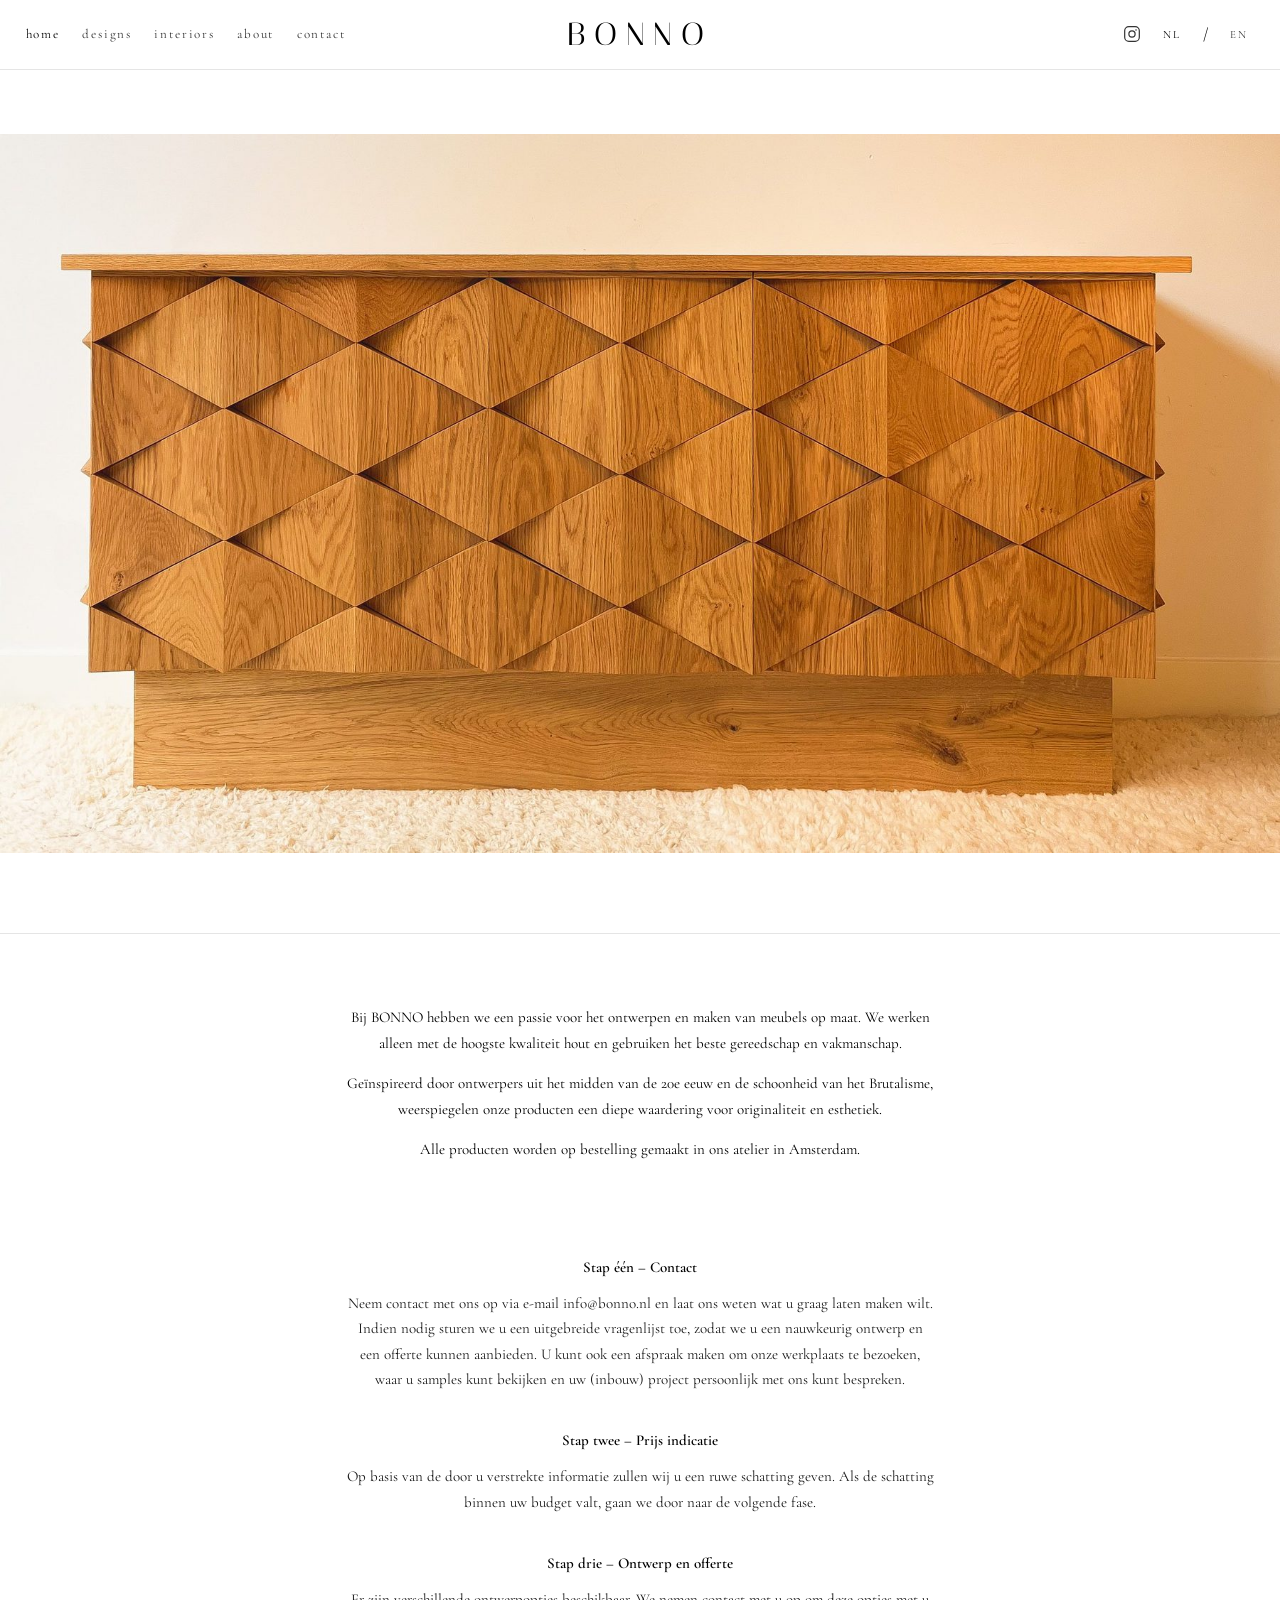
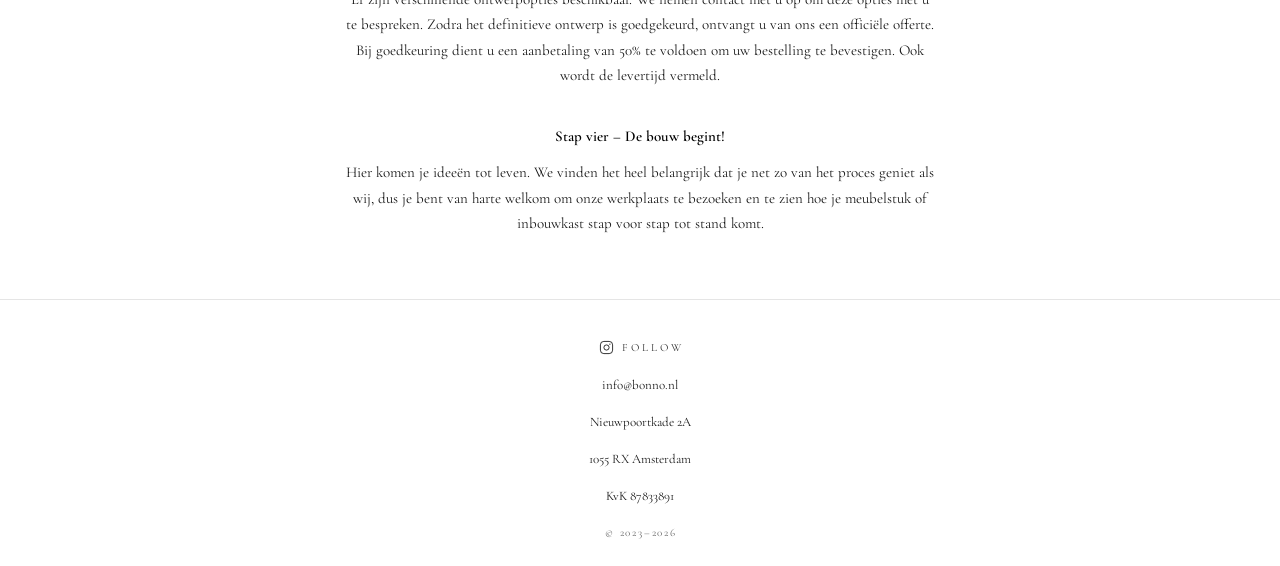
<file: index.html>
<!doctype html>
<html lang="nl" data-lang="nl">
<head>
<meta charset="utf-8">
<meta name="viewport" content="width=device-width, initial-scale=1">
<title>BONNO | Meubels en inbouwkasten op maat in Amsterdam</title>
<meta name="description" content="BONNO ontwerpt en maakt meubels en inbouwkasten op maat, op bestelling gemaakt in ons atelier in Amsterdam. Geïnspireerd door mid-century design en Brutalisme.">
<link rel="canonical" href="https://bonno.nl/">
<meta property="og:type" content="website">
<meta property="og:site_name" content="BONNO">
<meta property="og:title" content="BONNO | Meubels en inbouwkasten op maat in Amsterdam">
<meta property="og:description" content="BONNO ontwerpt en maakt meubels en inbouwkasten op maat, op bestelling gemaakt in ons atelier in Amsterdam. Geïnspireerd door mid-century design en Brutalisme.">
<meta property="og:url" content="https://bonno.nl/">
<meta property="og:image" content="https://bonno.nl/og.jpg">
<meta property="og:image:width" content="1200">
<meta property="og:image:height" content="630">
<meta property="og:locale" content="nl_NL">
<meta property="og:locale:alternate" content="en_GB">
<meta name="twitter:card" content="summary_large_image">
<meta name="twitter:title" content="BONNO | Meubels en inbouwkasten op maat in Amsterdam">
<meta name="twitter:description" content="BONNO ontwerpt en maakt meubels en inbouwkasten op maat, op bestelling gemaakt in ons atelier in Amsterdam. Geïnspireerd door mid-century design en Brutalisme.">
<meta name="twitter:image" content="https://bonno.nl/og.jpg">
<link rel="icon" href="favicon.svg">
<link rel="stylesheet" href="styles.css">
<script type="application/ld+json">
{
  "@context": "https://schema.org",
  "@type": ["FurnitureStore", "HomeAndConstructionBusiness"],
  "@id": "https://bonno.nl/#business",
  "name": "BONNO",
  "description": "Meubels en inbouwkasten op maat, op bestelling gemaakt in ons atelier in Amsterdam.",
  "url": "https://bonno.nl/",
  "image": "https://bonno.nl/og.jpg",
  "logo": "https://bonno.nl/og.jpg",
  "email": "info@bonno.nl",
  "address": {
    "@type": "PostalAddress",
    "streetAddress": "Nieuwpoortkade 2A",
    "postalCode": "1055 RX",
    "addressLocality": "Amsterdam",
    "addressCountry": "NL"
  },
  "founder": {
    "@type": "Person",
    "name": "Bonno de Vries Robbé"
  },
  "foundingDate": "2023",
  "areaServed": {
    "@type": "City",
    "name": "Amsterdam"
  },
  "sameAs": ["https://instagram.com/bonno.nl"],
  "identifier": {
    "@type": "PropertyValue",
    "propertyID": "KvK",
    "value": "87833891"
  }
}
</script>
</head>
<body>
<header>
  <div class="bar">
    <nav class="desk" aria-label="Hoofdmenu">
      <a href="index.html" class="here">home</a>
      <a href="designs.html">designs</a>
      <a href="interiors.html">interiors</a>
      <a href="about.html">about</a>
      <a href="contact.html">contact</a>
    </nav>
    <a class="wordmark" href="index.html">BONNO</a>
    <div class="tools">
      <a class="ig" href="https://instagram.com/bonno.nl" target="_blank" rel="noreferrer" aria-label="Instagram"><svg viewBox="0 0 24 24" aria-hidden="true"><rect x="2.25" y="2.25" width="19.5" height="19.5" rx="5.5" fill="none" stroke="currentColor" stroke-width="1.6"/><circle cx="12" cy="12" r="4.15" fill="none" stroke="currentColor" stroke-width="1.6"/><circle cx="17.35" cy="6.65" r="1.05" fill="currentColor"/></svg></a>
      <button class="lang on" type="button" data-set="nl">NL</button>
      <span>/</span>
      <button class="lang" type="button" data-set="en">EN</button>
      <button class="burger" type="button" aria-label="Menu">☰</button>
    </div>
  </div>
  <nav class="drawer" id="drawer">
    <a href="index.html">home</a>
    <a href="designs.html">designs</a>
    <a href="interiors.html">interiors</a>
    <a href="about.html">about</a>
    <a href="contact.html">contact</a>
    <a href="https://instagram.com/bonno.nl" target="_blank" rel="noreferrer">Instagram</a>
    <div><button type="button" data-set="nl">NL</button> / <button type="button" data-set="en">EN</button></div>
  </nav>
</header>
<main>
<div class="wrap hero">
  <a href="gallery-featured.html"><figure class="shot w" style="aspect-ratio:1800/1012"><img src="images/hero-sideboard.jpg" alt="Houten ladekast met een geometrisch patroon op de deuren, geplaatst op een witte tapijtvloer, tegen een lichtgele muur."></figure></a>
</div>
<section class="narrow">
  <p class="lead"><span class="nl">Bij BONNO hebben we een passie voor het ontwerpen en maken van meubels op maat. We werken alleen met de hoogste kwaliteit hout en gebruiken het beste gereedschap en vakmanschap.</span><span class="en">At BONNO we are passionate about design and creation of bespoke furniture. We work with only the highest quality of woods and use the best tools & craftsmanship.</span></p>
  <p class="lead"><span class="nl">Geïnspireerd door ontwerpers uit het midden van de 20e eeuw en de schoonheid van het Brutalisme, weerspiegelen onze producten een diepe waardering voor originaliteit en esthetiek.</span><span class="en">Inspired by designers of the mid 20th century and the beauty of Brutalism, our products reflect a deep appreciation for uniqueness and esthetics.</span></p>
  <p class="lead"><span class="nl">Alle producten worden op bestelling gemaakt in ons atelier in Amsterdam.</span><span class="en">All products are made to order in our Amsterdam workshop.</span></p>
</section>
<section class="narrow steps">
  <div class="step"><h3><span class="nl">Stap één – Contact</span><span class="en">Step One – Get In Touch</span></h3><p class="copy"><span class="nl">Neem contact met ons op via e-mail <a class="mail" href="mailto:info@bonno.nl">info@bonno.nl</a> en laat ons weten wat u graag laten maken wilt. Indien nodig sturen we u een uitgebreide vragenlijst toe, zodat we u een nauwkeurig ontwerp en een offerte kunnen aanbieden. U kunt ook een afspraak maken om onze werkplaats te bezoeken, waar u samples kunt bekijken en uw (inbouw) project persoonlijk met ons kunt bespreken.</span><span class="en">Contact us via email <a class="mail" href="mailto:info@bonno.nl">info@bonno.nl</a> and let us know what it is you’re looking to have made. If need be, we may send you an in depth questionnaire which will help in providing you with an accurate design and quote. You can also book in an appointment to visit the workshop to view timber samples and discuss your project in person.</span></p></div>
  <div class="step"><h3><span class="nl">Stap twee – Prijs indicatie</span><span class="en">Step Two – Price Estimate</span></h3><p class="copy"><span class="nl">Op basis van de door u verstrekte informatie zullen wij u een ruwe schatting geven. Als de schatting binnen uw budget valt, gaan we door naar de volgende fase.</span><span class="en">We will provide you with a ball park estimate based on the information provided. If the estimate is within your budget then we will proceed to the next stage.</span></p></div>
  <div class="step"><h3><span class="nl">Stap drie – Ontwerp en offerte</span><span class="en">Step Three – Design & Quote</span></h3><p class="copy"><span class="nl">Er zijn verschillende ontwerpopties beschikbaar. We nemen contact met u op om deze opties met u te bespreken. Zodra het definitieve ontwerp is goedgekeurd, ontvangt u van ons een officiële offerte. Bij goedkeuring dient u een aanbetaling van 50% te voldoen om uw bestelling te bevestigen. Ook wordt de levertijd vermeld.</span><span class="en">There are multiple design options available. We will be in touch to discuss these options with you. Once a final design is approved, we will provide you with an official quote and if approved a 50% deposit is required to confirm your order. A lead time will also be provided.</span></p></div>
  <div class="step"><h3><span class="nl">Stap vier – De bouw begint!</span><span class="en">Step Four – The Build Begins!</span></h3><p class="copy"><span class="nl">Hier komen je ideeën tot leven. We vinden het heel belangrijk dat je net zo van het proces geniet als wij, dus je bent van harte welkom om onze werkplaats te bezoeken en te zien hoe je meubelstuk of inbouwkast stap voor stap tot stand komt.</span><span class="en">This is where your ideas are brought to life. It’s very important to us that you enjoy the process as much as we do so you are welcome to visit our workshop to view the journey of your piece to its completion.</span></p></div>
</section></main>
<footer>
  <a class="follow" href="https://instagram.com/bonno.nl" target="_blank" rel="noreferrer"><svg viewBox="0 0 24 24" aria-hidden="true"><rect x="2.25" y="2.25" width="19.5" height="19.5" rx="5.5" fill="none" stroke="currentColor" stroke-width="1.6"/><circle cx="12" cy="12" r="4.15" fill="none" stroke="currentColor" stroke-width="1.6"/><circle cx="17.35" cy="6.65" r="1.05" fill="currentColor"/></svg><span>Follow</span></a>
  <a class="mail" href="mailto:info@bonno.nl">info@bonno.nl</a>
  <p>Nieuwpoortkade 2A</p>
  <p>1055 RX Amsterdam</p>
  <p>KvK 87833891</p>
  <p class="copyr">© 2023–2026</p>
</footer>
<script>
  const root = document.documentElement;
  const saved = localStorage.getItem("bonno-lang");
  if (saved === "en" || saved === "nl") root.dataset.lang = saved;
  function setLang(lang) {
    root.dataset.lang = lang;
    localStorage.setItem("bonno-lang", lang);
    document.querySelectorAll(".lang").forEach((b) => b.classList.toggle("on", b.dataset.set === lang));
  }
  document.querySelectorAll("[data-set]").forEach((b) => b.addEventListener("click", () => setLang(b.dataset.set)));
  setLang(root.dataset.lang);
  const burger = document.querySelector(".burger");
  const drawer = document.getElementById("drawer");
  burger.addEventListener("click", () => drawer.classList.toggle("open"));
  const closeDrawer = () => drawer.classList.remove("open");
  window.addEventListener("scroll", closeDrawer, { passive: true });
  window.addEventListener("wheel", closeDrawer, { passive: true });
  window.addEventListener("touchmove", closeDrawer, { passive: true });
</script>
</body>
</html>
</file>
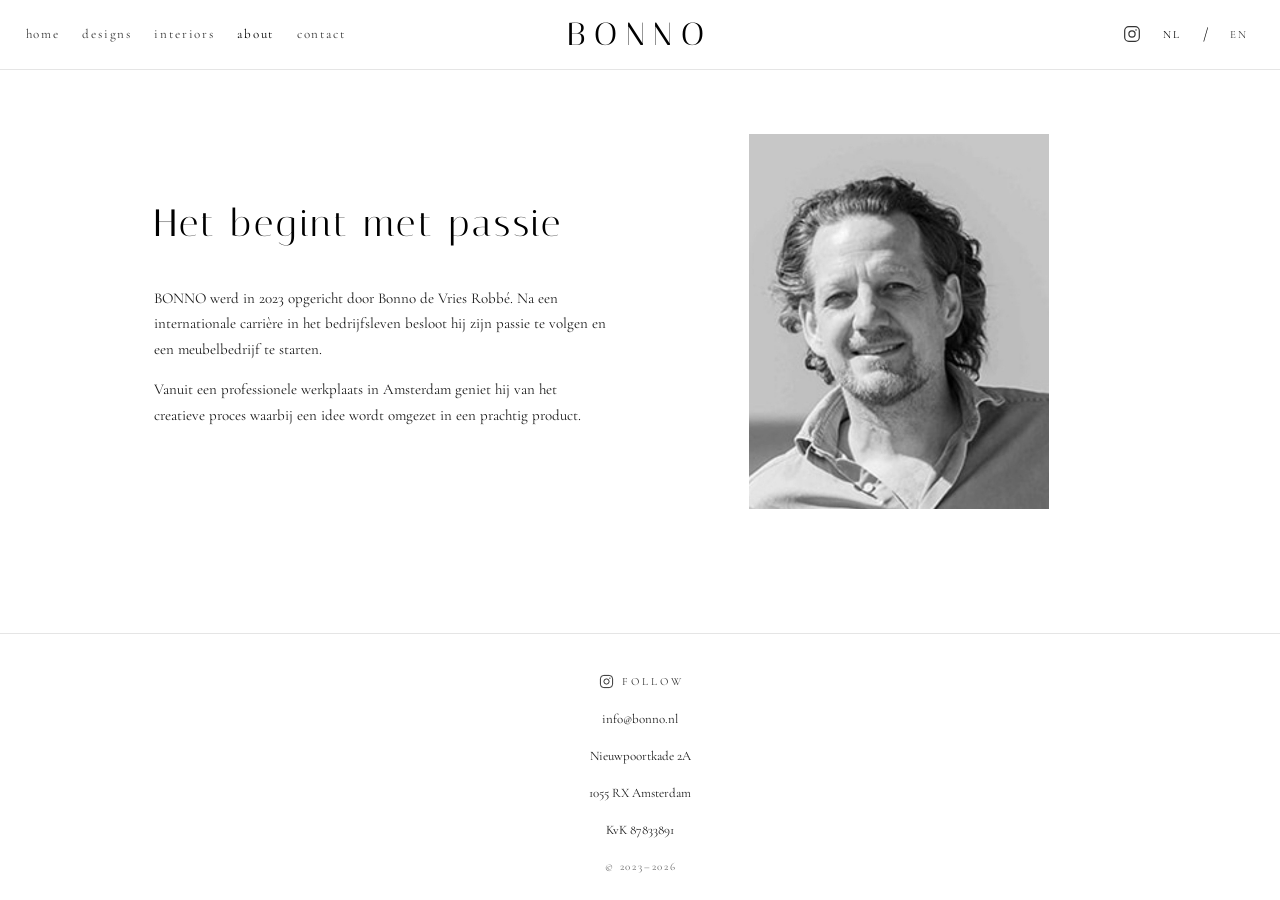
<file: about.html>
<!doctype html>
<html lang="nl" data-lang="nl">
<head>
<meta charset="utf-8">
<meta name="viewport" content="width=device-width, initial-scale=1">
<title>Over BONNO | Meubelmaker Bonno de Vries Robbé, Amsterdam</title>
<meta name="description" content="BONNO werd in 2023 opgericht door Bonno de Vries Robbé. Vanuit een professionele werkplaats in Amsterdam ontwerpt en maakt hij meubels en inbouwkasten op maat.">
<link rel="canonical" href="https://bonno.nl/about.html">
<meta property="og:type" content="website">
<meta property="og:site_name" content="BONNO">
<meta property="og:title" content="Over BONNO | Meubelmaker Bonno de Vries Robbé, Amsterdam">
<meta property="og:description" content="BONNO werd in 2023 opgericht door Bonno de Vries Robbé. Vanuit een professionele werkplaats in Amsterdam ontwerpt en maakt hij meubels en inbouwkasten op maat.">
<meta property="og:url" content="https://bonno.nl/about.html">
<meta property="og:image" content="https://bonno.nl/og.jpg">
<meta property="og:image:width" content="1200">
<meta property="og:image:height" content="630">
<meta property="og:locale" content="nl_NL">
<meta property="og:locale:alternate" content="en_GB">
<meta name="twitter:card" content="summary_large_image">
<meta name="twitter:title" content="Over BONNO | Meubelmaker Bonno de Vries Robbé, Amsterdam">
<meta name="twitter:description" content="BONNO werd in 2023 opgericht door Bonno de Vries Robbé. Vanuit een professionele werkplaats in Amsterdam ontwerpt en maakt hij meubels en inbouwkasten op maat.">
<meta name="twitter:image" content="https://bonno.nl/og.jpg">
<link rel="icon" href="favicon.svg">
<link rel="stylesheet" href="styles.css">
</head>
<body>
<header>
  <div class="bar">
    <nav class="desk" aria-label="Hoofdmenu">
      <a href="index.html">home</a>
      <a href="designs.html">designs</a>
      <a href="interiors.html">interiors</a>
      <a href="about.html" class="here">about</a>
      <a href="contact.html">contact</a>
    </nav>
    <a class="wordmark" href="index.html">BONNO</a>
    <div class="tools">
      <a class="ig" href="https://instagram.com/bonno.nl" target="_blank" rel="noreferrer" aria-label="Instagram"><svg viewBox="0 0 24 24" aria-hidden="true"><rect x="2.25" y="2.25" width="19.5" height="19.5" rx="5.5" fill="none" stroke="currentColor" stroke-width="1.6"/><circle cx="12" cy="12" r="4.15" fill="none" stroke="currentColor" stroke-width="1.6"/><circle cx="17.35" cy="6.65" r="1.05" fill="currentColor"/></svg></a>
      <button class="lang on" type="button" data-set="nl">NL</button>
      <span>/</span>
      <button class="lang" type="button" data-set="en">EN</button>
      <button class="burger" type="button" aria-label="Menu">☰</button>
    </div>
  </div>
  <nav class="drawer" id="drawer">
    <a href="index.html">home</a>
    <a href="designs.html">designs</a>
    <a href="interiors.html">interiors</a>
    <a href="about.html">about</a>
    <a href="contact.html">contact</a>
    <a href="https://instagram.com/bonno.nl" target="_blank" rel="noreferrer">Instagram</a>
    <div><button type="button" data-set="nl">NL</button> / <button type="button" data-set="en">EN</button></div>
  </nav>
</header>
<main><div class="wrap"><div class="about">
<div>
<h1><span class="nl">Het begint met passie</span><span class="en">It starts with passion</span></h1>
<p class="copy"><span class="nl">BONNO werd in 2023 opgericht door Bonno de Vries Robbé. Na een internationale carrière in het bedrijfsleven besloot hij zijn passie te volgen en een meubelbedrijf te starten.</span><span class="en">BONNO was founded by Bonno de Vries Robbé in 2023, After an international business career he decided to follow his passion and start a furniture company.</span></p>
<p class="copy"><span class="nl">Vanuit een professionele werkplaats in Amsterdam geniet hij van het creatieve proces waarbij een idee wordt omgezet in een prachtig product.</span><span class="en">Working out of a professional workshop in Amsterdam, he enjoys the creative process from taking an idea and transforming it into a beautiful product.</span></p>
</div>
<div><figure class="shot p" style="aspect-ratio:1169/1462"><img src="images/about-portrait.jpg" alt="Bonno de Vries Robbé"></figure></div>
</div></div></main>
<footer>
  <a class="follow" href="https://instagram.com/bonno.nl" target="_blank" rel="noreferrer"><svg viewBox="0 0 24 24" aria-hidden="true"><rect x="2.25" y="2.25" width="19.5" height="19.5" rx="5.5" fill="none" stroke="currentColor" stroke-width="1.6"/><circle cx="12" cy="12" r="4.15" fill="none" stroke="currentColor" stroke-width="1.6"/><circle cx="17.35" cy="6.65" r="1.05" fill="currentColor"/></svg><span>Follow</span></a>
  <a class="mail" href="mailto:info@bonno.nl">info@bonno.nl</a>
  <p>Nieuwpoortkade 2A</p>
  <p>1055 RX Amsterdam</p>
  <p>KvK 87833891</p>
  <p class="copyr">© 2023–2026</p>
</footer>
<script>
  const root = document.documentElement;
  const saved = localStorage.getItem("bonno-lang");
  if (saved === "en" || saved === "nl") root.dataset.lang = saved;
  function setLang(lang) {
    root.dataset.lang = lang;
    localStorage.setItem("bonno-lang", lang);
    document.querySelectorAll(".lang").forEach((b) => b.classList.toggle("on", b.dataset.set === lang));
  }
  document.querySelectorAll("[data-set]").forEach((b) => b.addEventListener("click", () => setLang(b.dataset.set)));
  setLang(root.dataset.lang);
  const burger = document.querySelector(".burger");
  const drawer = document.getElementById("drawer");
  burger.addEventListener("click", () => drawer.classList.toggle("open"));
  const closeDrawer = () => drawer.classList.remove("open");
  window.addEventListener("scroll", closeDrawer, { passive: true });
  window.addEventListener("wheel", closeDrawer, { passive: true });
  window.addEventListener("touchmove", closeDrawer, { passive: true });
</script>
</body>
</html>
</file>
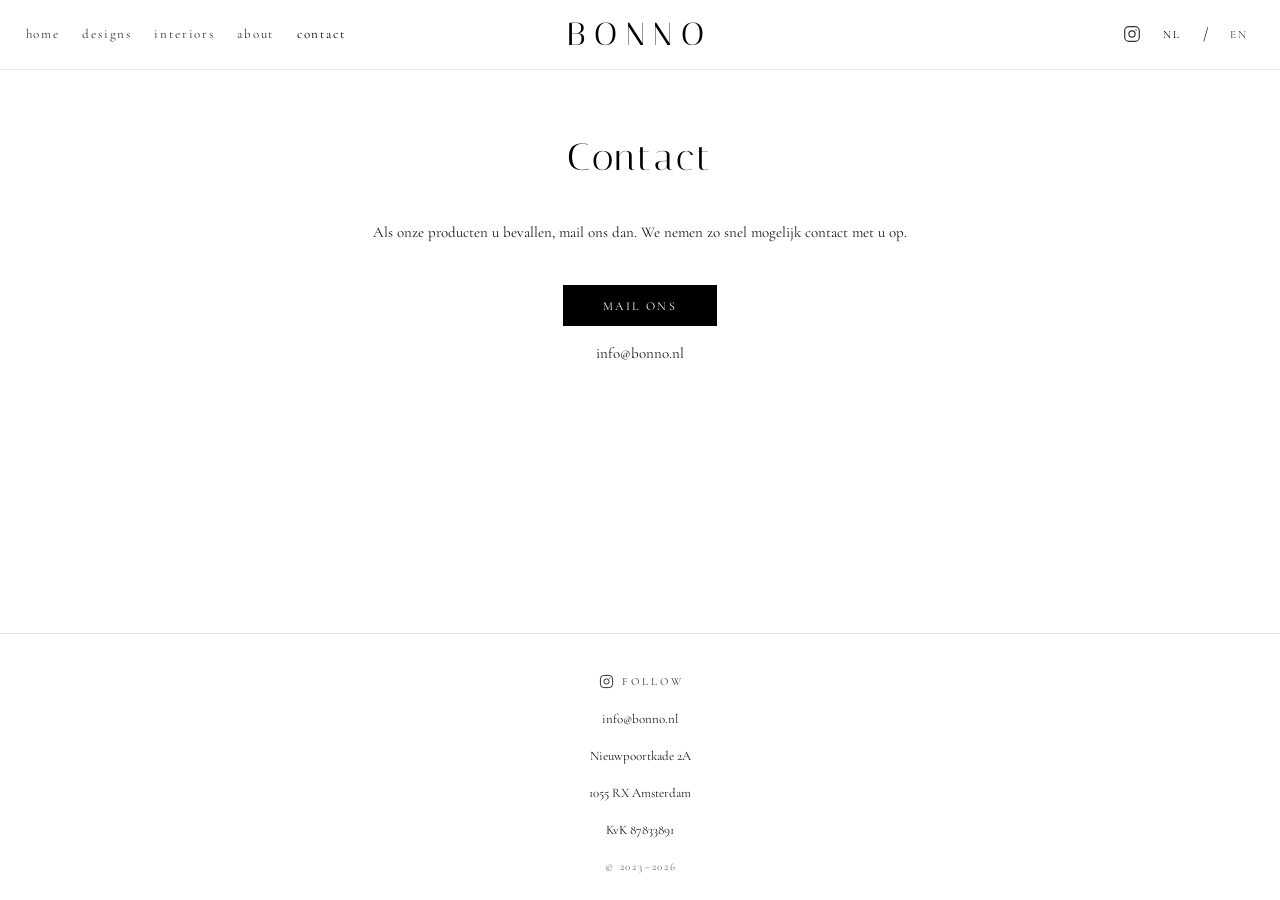
<file: contact.html>
<!doctype html>
<html lang="nl" data-lang="nl">
<head>
<meta charset="utf-8">
<meta name="viewport" content="width=device-width, initial-scale=1">
<title>Contact BONNO | Meubel of inbouwkast op maat laten maken</title>
<meta name="description" content="Neem contact op met BONNO via info@bonno.nl voor een meubel of inbouwkast op maat. Atelier aan de Nieuwpoortkade 2A in Amsterdam.">
<link rel="canonical" href="https://bonno.nl/contact.html">
<meta property="og:type" content="website">
<meta property="og:site_name" content="BONNO">
<meta property="og:title" content="Contact BONNO | Meubel of inbouwkast op maat laten maken">
<meta property="og:description" content="Neem contact op met BONNO via info@bonno.nl voor een meubel of inbouwkast op maat. Atelier aan de Nieuwpoortkade 2A in Amsterdam.">
<meta property="og:url" content="https://bonno.nl/contact.html">
<meta property="og:image" content="https://bonno.nl/og.jpg">
<meta property="og:image:width" content="1200">
<meta property="og:image:height" content="630">
<meta property="og:locale" content="nl_NL">
<meta property="og:locale:alternate" content="en_GB">
<meta name="twitter:card" content="summary_large_image">
<meta name="twitter:title" content="Contact BONNO | Meubel of inbouwkast op maat laten maken">
<meta name="twitter:description" content="Neem contact op met BONNO via info@bonno.nl voor een meubel of inbouwkast op maat. Atelier aan de Nieuwpoortkade 2A in Amsterdam.">
<meta name="twitter:image" content="https://bonno.nl/og.jpg">
<link rel="icon" href="favicon.svg">
<link rel="stylesheet" href="styles.css">
</head>
<body>
<header>
  <div class="bar">
    <nav class="desk" aria-label="Hoofdmenu">
      <a href="index.html">home</a>
      <a href="designs.html">designs</a>
      <a href="interiors.html">interiors</a>
      <a href="about.html">about</a>
      <a href="contact.html" class="here">contact</a>
    </nav>
    <a class="wordmark" href="index.html">BONNO</a>
    <div class="tools">
      <a class="ig" href="https://instagram.com/bonno.nl" target="_blank" rel="noreferrer" aria-label="Instagram"><svg viewBox="0 0 24 24" aria-hidden="true"><rect x="2.25" y="2.25" width="19.5" height="19.5" rx="5.5" fill="none" stroke="currentColor" stroke-width="1.6"/><circle cx="12" cy="12" r="4.15" fill="none" stroke="currentColor" stroke-width="1.6"/><circle cx="17.35" cy="6.65" r="1.05" fill="currentColor"/></svg></a>
      <button class="lang on" type="button" data-set="nl">NL</button>
      <span>/</span>
      <button class="lang" type="button" data-set="en">EN</button>
      <button class="burger" type="button" aria-label="Menu">☰</button>
    </div>
  </div>
  <nav class="drawer" id="drawer">
    <a href="index.html">home</a>
    <a href="designs.html">designs</a>
    <a href="interiors.html">interiors</a>
    <a href="about.html">about</a>
    <a href="contact.html">contact</a>
    <a href="https://instagram.com/bonno.nl" target="_blank" rel="noreferrer">Instagram</a>
    <div><button type="button" data-set="nl">NL</button> / <button type="button" data-set="en">EN</button></div>
  </nav>
</header>
<main><div class="narrow">
<h1><span class="nl">Contact</span><span class="en">Contact us</span></h1>
<p class="copy"><span class="nl">Als onze producten u bevallen, mail ons dan. We nemen zo snel mogelijk contact met u op.</span><span class="en">If you like our products, get in touch and we will get back to you as soon as possible.</span></p>
<p class="mailbtn"><a class="btn" href="mailto:info@bonno.nl?subject=Vraag%20via%20bonno.nl"><span class="nl">Mail ons</span><span class="en">Email us</span></a></p>
<p class="copy"><a href="mailto:info@bonno.nl">info@bonno.nl</a></p>
</div></main>
<footer>
  <a class="follow" href="https://instagram.com/bonno.nl" target="_blank" rel="noreferrer"><svg viewBox="0 0 24 24" aria-hidden="true"><rect x="2.25" y="2.25" width="19.5" height="19.5" rx="5.5" fill="none" stroke="currentColor" stroke-width="1.6"/><circle cx="12" cy="12" r="4.15" fill="none" stroke="currentColor" stroke-width="1.6"/><circle cx="17.35" cy="6.65" r="1.05" fill="currentColor"/></svg><span>Follow</span></a>
  <a class="mail" href="mailto:info@bonno.nl">info@bonno.nl</a>
  <p>Nieuwpoortkade 2A</p>
  <p>1055 RX Amsterdam</p>
  <p>KvK 87833891</p>
  <p class="copyr">© 2023–2026</p>
</footer>
<script>
  const root = document.documentElement;
  const saved = localStorage.getItem("bonno-lang");
  if (saved === "en" || saved === "nl") root.dataset.lang = saved;
  function setLang(lang) {
    root.dataset.lang = lang;
    localStorage.setItem("bonno-lang", lang);
    document.querySelectorAll(".lang").forEach((b) => b.classList.toggle("on", b.dataset.set === lang));
  }
  document.querySelectorAll("[data-set]").forEach((b) => b.addEventListener("click", () => setLang(b.dataset.set)));
  setLang(root.dataset.lang);
  const burger = document.querySelector(".burger");
  const drawer = document.getElementById("drawer");
  burger.addEventListener("click", () => drawer.classList.toggle("open"));
  const closeDrawer = () => drawer.classList.remove("open");
  window.addEventListener("scroll", closeDrawer, { passive: true });
  window.addEventListener("wheel", closeDrawer, { passive: true });
  window.addEventListener("touchmove", closeDrawer, { passive: true });
</script>
</body>
</html>
</file>
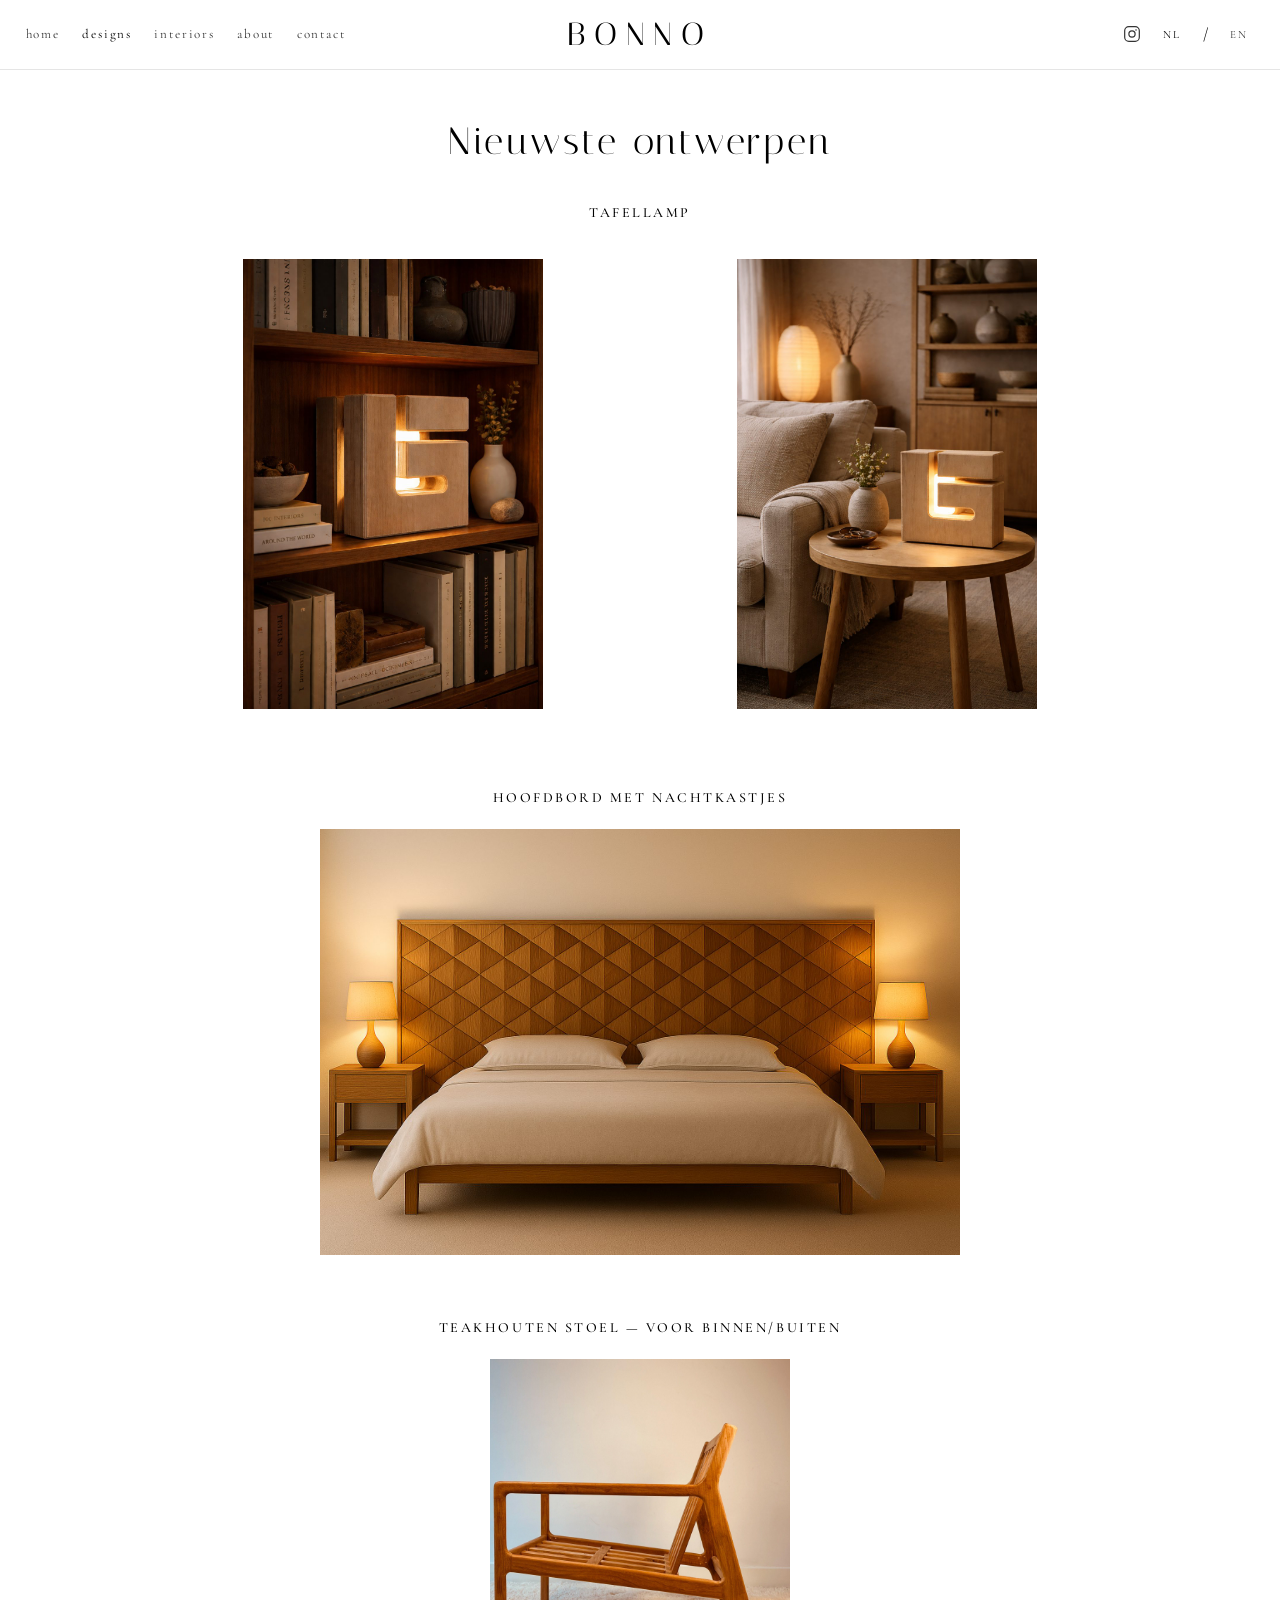
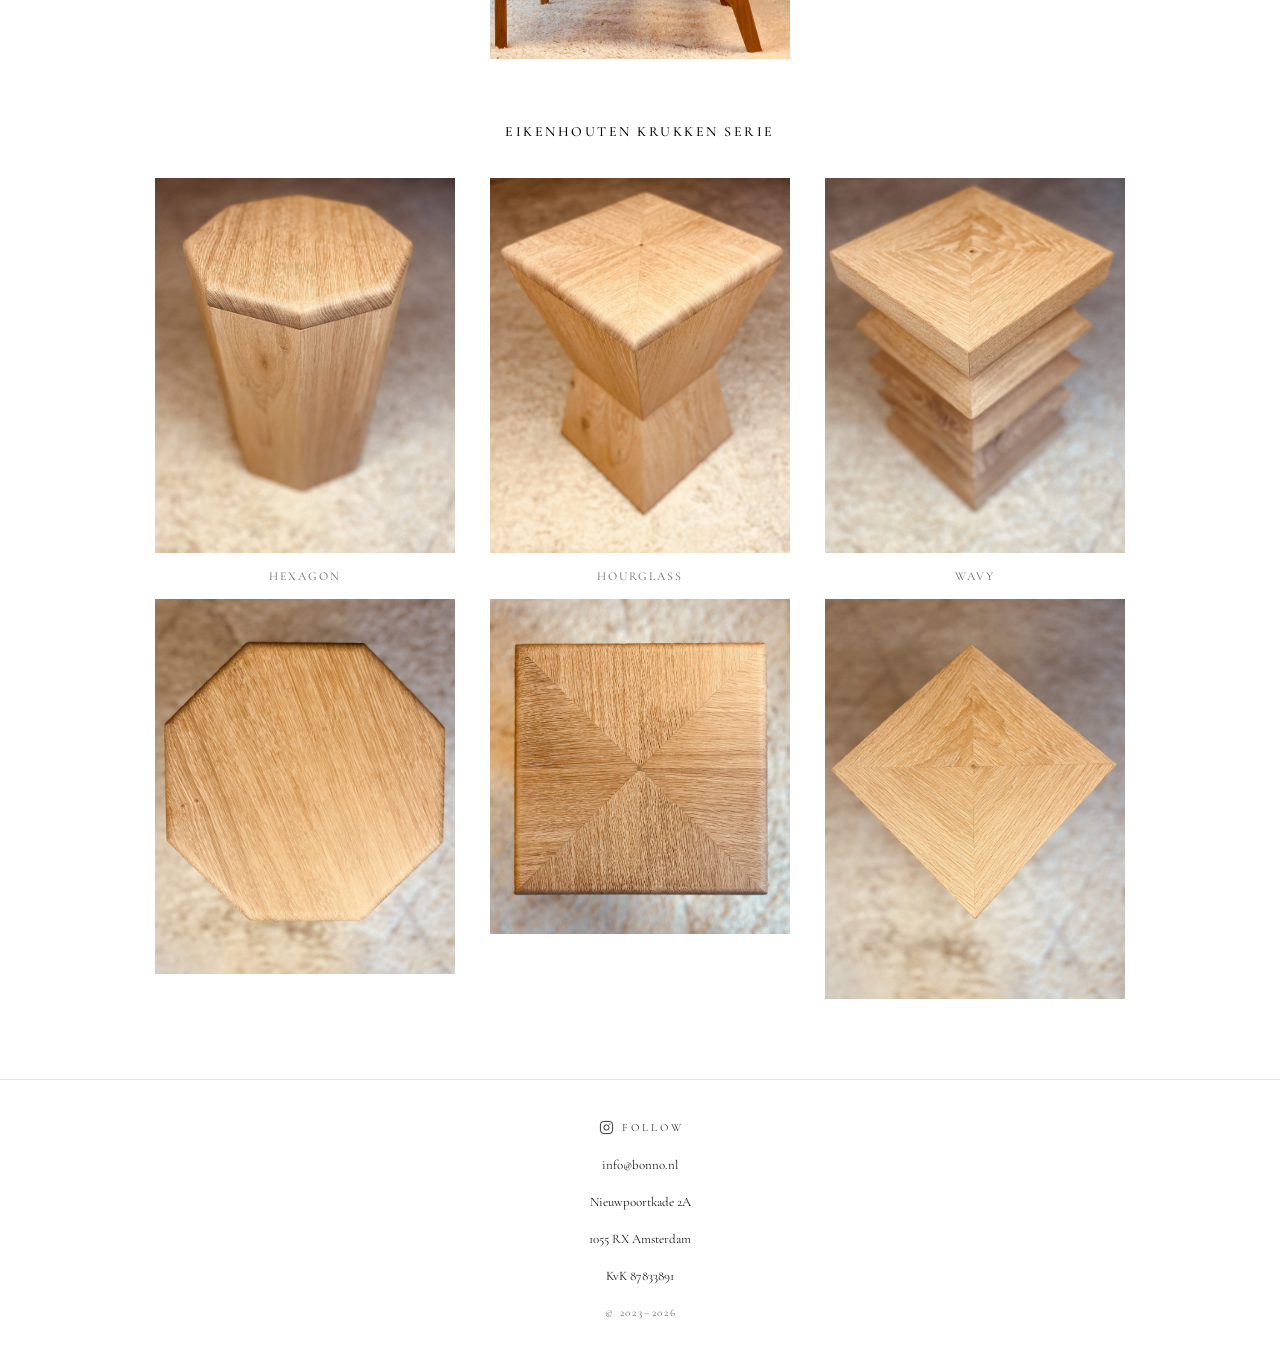
<file: designs.html>
<!doctype html>
<html lang="nl" data-lang="nl">
<head>
<meta charset="utf-8">
<meta name="viewport" content="width=device-width, initial-scale=1">
<title>Meubelontwerpen: lamp, stoel, krukken en meer | BONNO</title>
<meta name="description" content="De nieuwste ontwerpen van BONNO: een tafellamp, hoofdbord met nachtkastjes, teakhouten stoel en een serie eikenhouten krukken, op maat gemaakt in Amsterdam.">
<link rel="canonical" href="https://bonno.nl/designs.html">
<meta property="og:type" content="website">
<meta property="og:site_name" content="BONNO">
<meta property="og:title" content="Meubelontwerpen: lamp, stoel, krukken en meer | BONNO">
<meta property="og:description" content="De nieuwste ontwerpen van BONNO: een tafellamp, hoofdbord met nachtkastjes, teakhouten stoel en een serie eikenhouten krukken, op maat gemaakt in Amsterdam.">
<meta property="og:url" content="https://bonno.nl/designs.html">
<meta property="og:image" content="https://bonno.nl/og.jpg">
<meta property="og:image:width" content="1200">
<meta property="og:image:height" content="630">
<meta property="og:locale" content="nl_NL">
<meta property="og:locale:alternate" content="en_GB">
<meta name="twitter:card" content="summary_large_image">
<meta name="twitter:title" content="Meubelontwerpen: lamp, stoel, krukken en meer | BONNO">
<meta name="twitter:description" content="De nieuwste ontwerpen van BONNO: een tafellamp, hoofdbord met nachtkastjes, teakhouten stoel en een serie eikenhouten krukken, op maat gemaakt in Amsterdam.">
<meta name="twitter:image" content="https://bonno.nl/og.jpg">
<link rel="icon" href="favicon.svg">
<link rel="stylesheet" href="styles.css">
</head>
<body>
<header>
  <div class="bar">
    <nav class="desk" aria-label="Hoofdmenu">
      <a href="index.html">home</a>
      <a href="designs.html" class="here">designs</a>
      <a href="interiors.html">interiors</a>
      <a href="about.html">about</a>
      <a href="contact.html">contact</a>
    </nav>
    <a class="wordmark" href="index.html">BONNO</a>
    <div class="tools">
      <a class="ig" href="https://instagram.com/bonno.nl" target="_blank" rel="noreferrer" aria-label="Instagram"><svg viewBox="0 0 24 24" aria-hidden="true"><rect x="2.25" y="2.25" width="19.5" height="19.5" rx="5.5" fill="none" stroke="currentColor" stroke-width="1.6"/><circle cx="12" cy="12" r="4.15" fill="none" stroke="currentColor" stroke-width="1.6"/><circle cx="17.35" cy="6.65" r="1.05" fill="currentColor"/></svg></a>
      <button class="lang on" type="button" data-set="nl">NL</button>
      <span>/</span>
      <button class="lang" type="button" data-set="en">EN</button>
      <button class="burger" type="button" aria-label="Menu">☰</button>
    </div>
  </div>
  <nav class="drawer" id="drawer">
    <a href="index.html">home</a>
    <a href="designs.html">designs</a>
    <a href="interiors.html">interiors</a>
    <a href="about.html">about</a>
    <a href="contact.html">contact</a>
    <a href="https://instagram.com/bonno.nl" target="_blank" rel="noreferrer">Instagram</a>
    <div><button type="button" data-set="nl">NL</button> / <button type="button" data-set="en">EN</button></div>
  </nav>
</header>
<main><div class="wrap">
<h1><span class="nl">Nieuwste ontwerpen</span><span class="en">Latest designs</span></h1>
<section><h2 class="sec"><span class="nl">Tafellamp</span><span class="en">Table lamp</span></h2><div class="grid2"><figure class="shot p" style="aspect-ratio:1024/1536"><img src="images/design-lamp-1.jpg" alt="Design lamp"></figure><figure class="shot p" style="aspect-ratio:1024/1536"><img src="images/design-lamp-2.jpg" alt="Design lamp"></figure></div></section>
<section style="margin-top:4rem"><h2 class="sec"><span class="nl">Hoofdbord met nachtkastjes</span><span class="en">Headboard with sidetables</span></h2><figure class="shot w" style="aspect-ratio:1536/1024"><img src="images/design-headboard.jpg" alt="Hoofdbord met nachtkastjes"></figure></section>
<section style="margin-top:4rem"><h2 class="sec"><span class="nl">Teakhouten stoel — voor binnen/buiten</span><span class="en">Teak chair — in/outdoor</span></h2><div style="max-width:32rem;margin:0 auto"><a href="gallery2.html"><figure class="shot p" style="aspect-ratio:1700/1700"><img src="images/design-teak-chair.jpg" alt="Teak houten stoel"></figure></a></div></section>
<section style="margin-top:4rem"><h2 class="sec"><span class="nl">Eikenhouten krukken serie</span><span class="en">Oak stool series</span></h2>
<div class="grid3">
<div><figure class="shot p" style="aspect-ratio:1440/1800"><img src="images/design-stool-hexagon.jpg" alt="Eikenhouten hexagon kruk"></figure><p class="mini">Hexagon</p><figure class="shot p" style="aspect-ratio:1440/1800"><img src="images/design-stool-hexagon-top.jpg" alt="Bovenaanzicht van een houten hexagon kruk"></figure></div>
<div><figure class="shot p" style="aspect-ratio:1440/1800"><img src="images/design-stool-hourglass.jpg" alt="Eikenhouten hourglass kruk"></figure><p class="mini">Hourglass</p><figure class="shot p" style="aspect-ratio:1610/1800"><img src="images/design-stool-hourglass-top.jpg" alt="Bovenaanzicht van een hourglass kruk"></figure></div>
<div><figure class="shot p" style="aspect-ratio:1440/1800"><img src="images/design-stool-wavy.jpg" alt="Eikenhouten wavy kruk"></figure><p class="mini">Wavy</p><figure class="shot p" style="aspect-ratio:1350/1800"><img src="images/design-stool-wavy-top.jpg" alt="Bovenaanzicht van een wavy kruk"></figure></div>
</div></section>
</div></main>
<footer>
  <a class="follow" href="https://instagram.com/bonno.nl" target="_blank" rel="noreferrer"><svg viewBox="0 0 24 24" aria-hidden="true"><rect x="2.25" y="2.25" width="19.5" height="19.5" rx="5.5" fill="none" stroke="currentColor" stroke-width="1.6"/><circle cx="12" cy="12" r="4.15" fill="none" stroke="currentColor" stroke-width="1.6"/><circle cx="17.35" cy="6.65" r="1.05" fill="currentColor"/></svg><span>Follow</span></a>
  <a class="mail" href="mailto:info@bonno.nl">info@bonno.nl</a>
  <p>Nieuwpoortkade 2A</p>
  <p>1055 RX Amsterdam</p>
  <p>KvK 87833891</p>
  <p class="copyr">© 2023–2026</p>
</footer>
<script>
  const root = document.documentElement;
  const saved = localStorage.getItem("bonno-lang");
  if (saved === "en" || saved === "nl") root.dataset.lang = saved;
  function setLang(lang) {
    root.dataset.lang = lang;
    localStorage.setItem("bonno-lang", lang);
    document.querySelectorAll(".lang").forEach((b) => b.classList.toggle("on", b.dataset.set === lang));
  }
  document.querySelectorAll("[data-set]").forEach((b) => b.addEventListener("click", () => setLang(b.dataset.set)));
  setLang(root.dataset.lang);
  const burger = document.querySelector(".burger");
  const drawer = document.getElementById("drawer");
  burger.addEventListener("click", () => drawer.classList.toggle("open"));
  const closeDrawer = () => drawer.classList.remove("open");
  window.addEventListener("scroll", closeDrawer, { passive: true });
  window.addEventListener("wheel", closeDrawer, { passive: true });
  window.addEventListener("touchmove", closeDrawer, { passive: true });
</script>
</body>
</html>
</file>
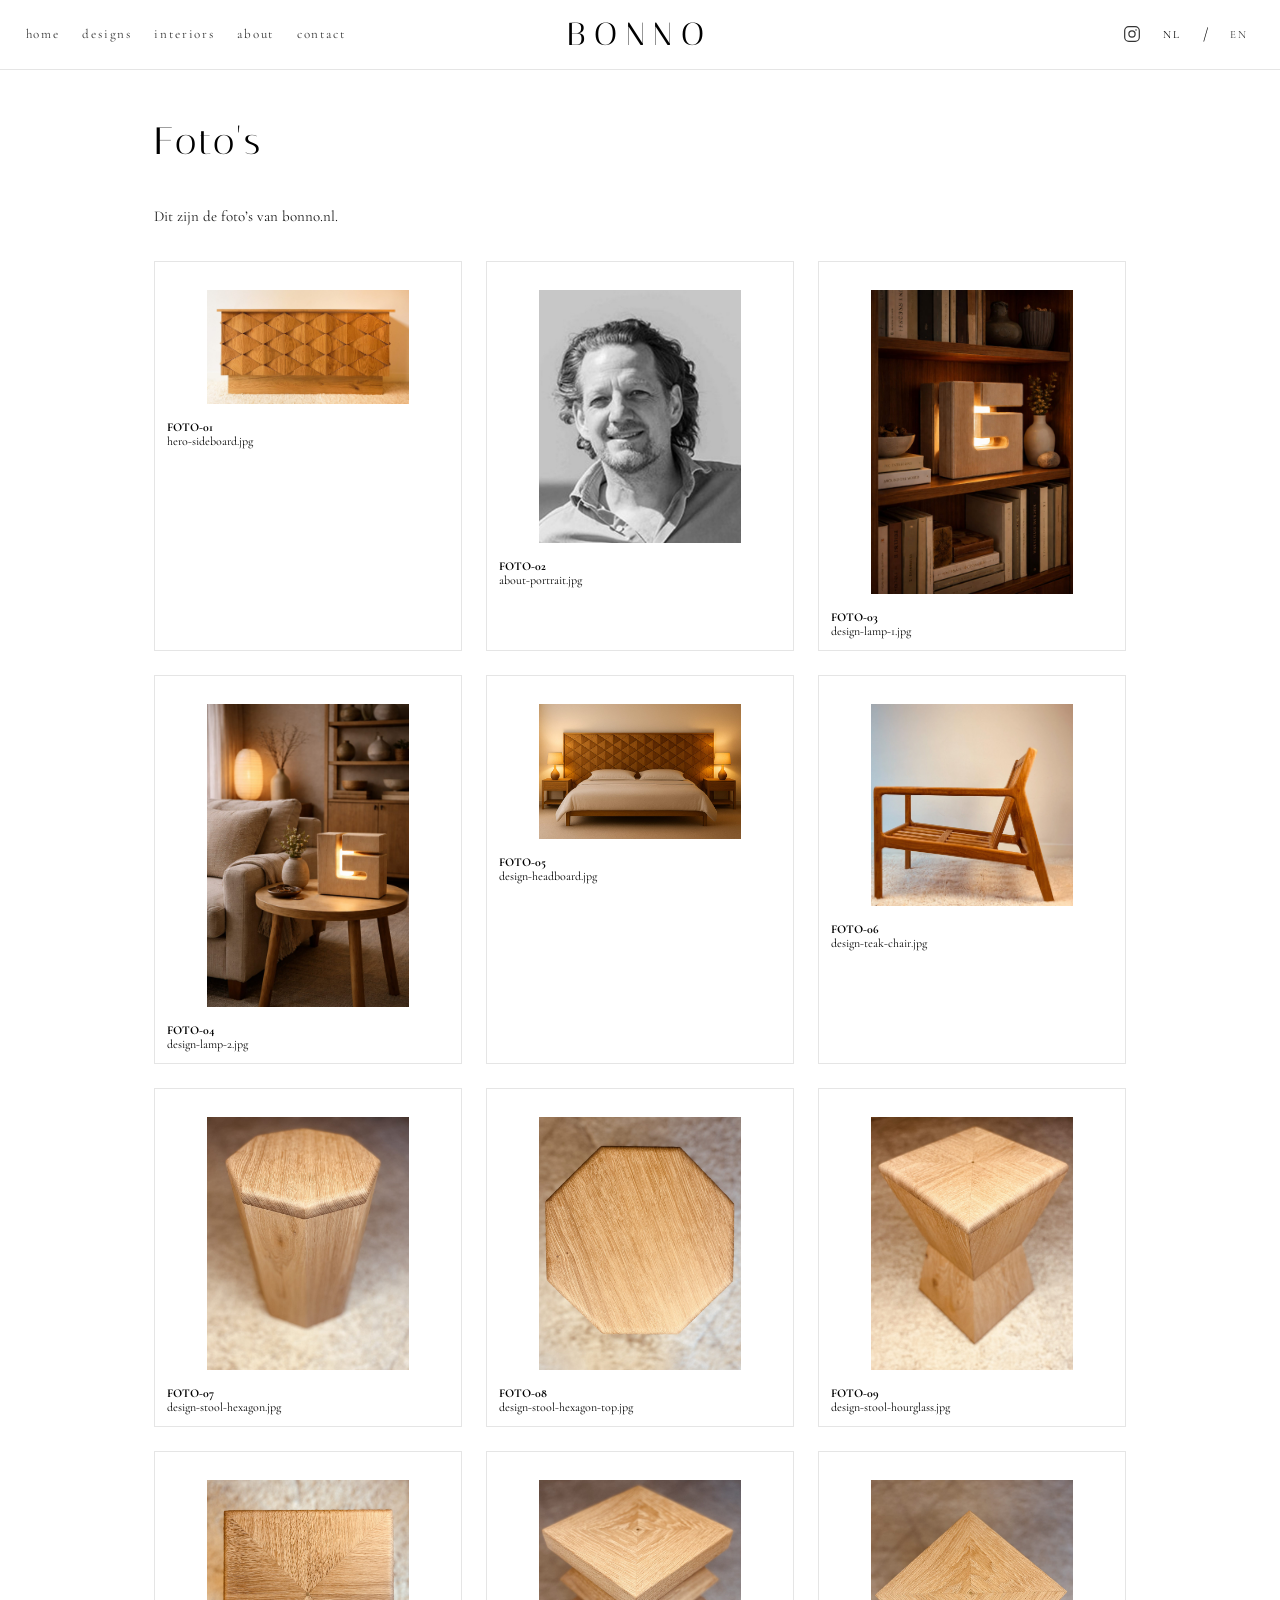
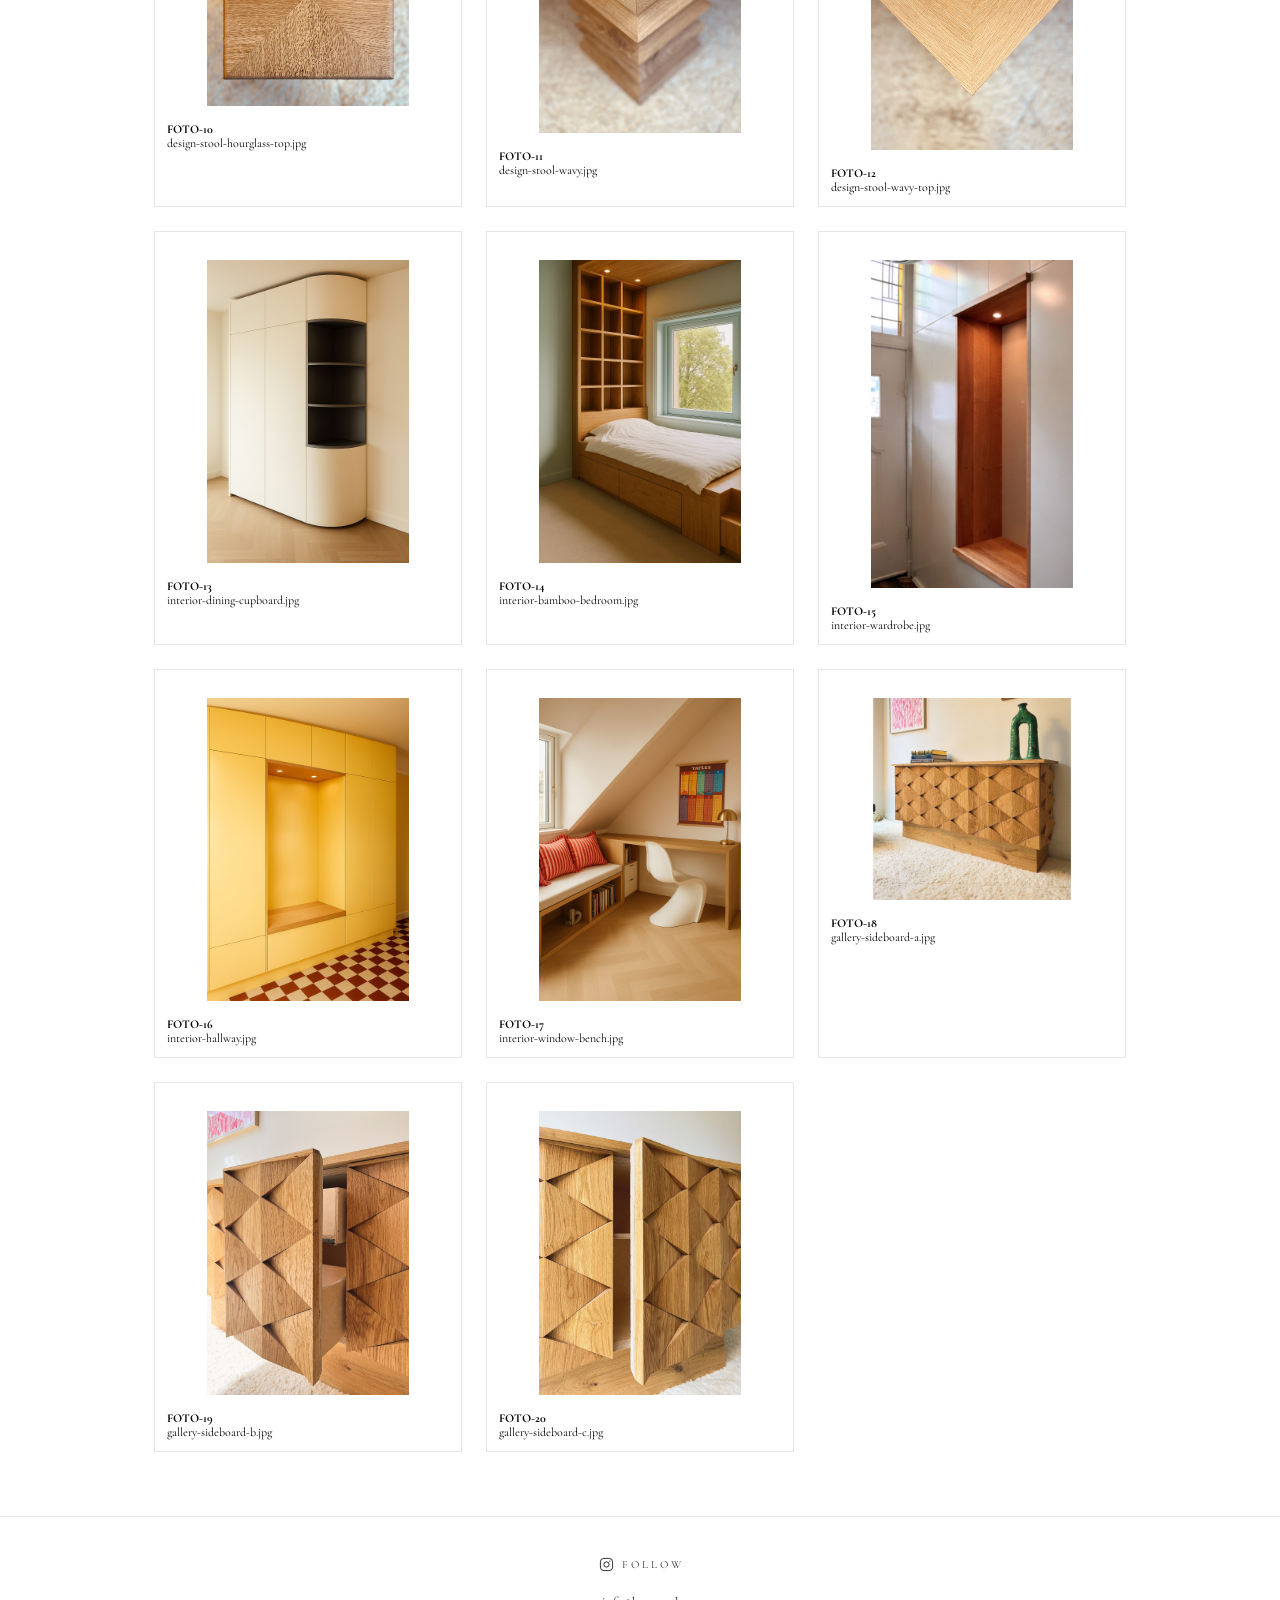
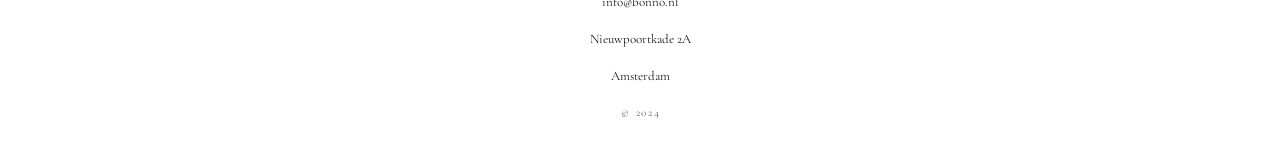
<file: fotos.html>
<!doctype html>
<html lang="nl" data-lang="nl">
<head>
<meta charset="utf-8">
<meta name="viewport" content="width=device-width, initial-scale=1">
<title>Foto's — BONNO</title>
<meta name="description" content="BONNO | meubels op maat, op bestelling gemaakt in ons atelier in Amsterdam.">
<link rel="icon" href="favicon.svg">
<link rel="stylesheet" href="styles.css">
</head>
<body>
<header>
  <div class="bar">
    <nav class="desk" aria-label="Hoofdmenu">
      <a href="index.html">home</a>
      <a href="designs.html">designs</a>
      <a href="interiors.html">interiors</a>
      <a href="about.html">about</a>
      <a href="contact.html">contact</a>
    </nav>
    <a class="wordmark" href="index.html">BONNO</a>
    <div class="tools">
      <a class="ig" href="https://instagram.com/bonno.nl" target="_blank" rel="noreferrer" aria-label="Instagram"><svg viewBox="0 0 24 24" aria-hidden="true"><rect x="2.25" y="2.25" width="19.5" height="19.5" rx="5.5" fill="none" stroke="currentColor" stroke-width="1.6"/><circle cx="12" cy="12" r="4.15" fill="none" stroke="currentColor" stroke-width="1.6"/><circle cx="17.35" cy="6.65" r="1.05" fill="currentColor"/></svg></a>
      <button class="lang on" type="button" data-set="nl">NL</button>
      <span>/</span>
      <button class="lang" type="button" data-set="en">EN</button>
      <button class="burger" type="button" aria-label="Menu">☰</button>
    </div>
  </div>
  <nav class="drawer" id="drawer">
    <a href="index.html">home</a>
    <a href="designs.html">designs</a>
    <a href="interiors.html">interiors</a>
    <a href="about.html">about</a>
    <a href="contact.html">contact</a>
    <a href="https://instagram.com/bonno.nl" target="_blank" rel="noreferrer">Instagram</a>
    <div><button type="button" data-set="nl">NL</button> / <button type="button" data-set="en">EN</button></div>
  </nav>
</header>
<main><div class="wrap">
<h1 style="text-align:left"><span class="nl">Foto's</span><span class="en">Photos</span></h1>
<p class="copy"><span class="nl">Dit zijn de foto’s van bonno.nl.</span><span class="en">These are the photos from bonno.nl.</span></p>
<ul class="cards">
<li><figure class="shot" style="aspect-ratio:1800/1012"><img src="images/hero-sideboard.jpg" alt="Houten ladekast met een geometrisch patroon op de deuren, geplaatst op een witte tapijtvloer, tegen een lichtgele muur."></figure><p><strong>FOTO-01</strong><br>hero-sideboard.jpg</p></li><li><figure class="shot" style="aspect-ratio:1169/1462"><img src="images/about-portrait.jpg" alt="Bonno de Vries Robbé"></figure><p><strong>FOTO-02</strong><br>about-portrait.jpg</p></li><li><figure class="shot" style="aspect-ratio:1024/1536"><img src="images/design-lamp-1.jpg" alt="Design lamp"></figure><p><strong>FOTO-03</strong><br>design-lamp-1.jpg</p></li><li><figure class="shot" style="aspect-ratio:1024/1536"><img src="images/design-lamp-2.jpg" alt="Design lamp"></figure><p><strong>FOTO-04</strong><br>design-lamp-2.jpg</p></li><li><figure class="shot" style="aspect-ratio:1536/1024"><img src="images/design-headboard.jpg" alt="Hoofdbord met nachtkastjes"></figure><p><strong>FOTO-05</strong><br>design-headboard.jpg</p></li><li><figure class="shot" style="aspect-ratio:1700/1700"><img src="images/design-teak-chair.jpg" alt="Teak houten stoel"></figure><p><strong>FOTO-06</strong><br>design-teak-chair.jpg</p></li><li><figure class="shot" style="aspect-ratio:1440/1800"><img src="images/design-stool-hexagon.jpg" alt="Eikenhouten hexagon kruk"></figure><p><strong>FOTO-07</strong><br>design-stool-hexagon.jpg</p></li><li><figure class="shot" style="aspect-ratio:1440/1800"><img src="images/design-stool-hexagon-top.jpg" alt="Bovenaanzicht van een houten hexagon kruk"></figure><p><strong>FOTO-08</strong><br>design-stool-hexagon-top.jpg</p></li><li><figure class="shot" style="aspect-ratio:1440/1800"><img src="images/design-stool-hourglass.jpg" alt="Eikenhouten hourglass kruk"></figure><p><strong>FOTO-09</strong><br>design-stool-hourglass.jpg</p></li><li><figure class="shot" style="aspect-ratio:1610/1800"><img src="images/design-stool-hourglass-top.jpg" alt="Bovenaanzicht van een hourglass kruk"></figure><p><strong>FOTO-10</strong><br>design-stool-hourglass-top.jpg</p></li><li><figure class="shot" style="aspect-ratio:1440/1800"><img src="images/design-stool-wavy.jpg" alt="Eikenhouten wavy kruk"></figure><p><strong>FOTO-11</strong><br>design-stool-wavy.jpg</p></li><li><figure class="shot" style="aspect-ratio:1350/1800"><img src="images/design-stool-wavy-top.jpg" alt="Bovenaanzicht van een wavy kruk"></figure><p><strong>FOTO-12</strong><br>design-stool-wavy-top.jpg</p></li><li><figure class="shot" style="aspect-ratio:1024/1536"><img src="images/interior-dining-cupboard.jpg" alt="Kast met deuren en open kwart ronde planken in twee kleuren gespoten."></figure><p><strong>FOTO-13</strong><br>interior-dining-cupboard.jpg</p></li><li><figure class="shot" style="aspect-ratio:1024/1536"><img src="images/interior-bamboo-bedroom.jpg" alt="Kinder slaapkamer van bamboe, een custom bed met laden en boekenkast aan hoofd en voeten eind, spotjes in bamboe plafond"></figure><p><strong>FOTO-14</strong><br>interior-bamboo-bedroom.jpg</p></li><li><figure class="shot" style="aspect-ratio:598/970"><img src="images/interior-wardrobe.jpg" alt="Garderobe kast met houten nis met verlichting."></figure><p><strong>FOTO-15</strong><br>interior-wardrobe.jpg</p></li><li><figure class="shot" style="aspect-ratio:1024/1536"><img src="images/interior-hallway.jpg" alt="Garderobe kast met houten nis met verlichting."></figure><p><strong>FOTO-16</strong><br>interior-hallway.jpg</p></li><li><figure class="shot" style="aspect-ratio:1024/1536"><img src="images/interior-window-bench.jpg" alt="Slaapkamer met een houten bureau, inbouwkasten en eiken bankje."></figure><p><strong>FOTO-17</strong><br>interior-window-bench.jpg</p></li><li><figure class="shot" style="aspect-ratio:1080/1080"><img src="images/gallery-sideboard-a.jpg" alt="#27 Sideboard with two doors &amp; two drawers (W170xD46xH85 cm)"></figure><p><strong>FOTO-18</strong><br>gallery-sideboard-a.jpg</p></li><li><figure class="shot" style="aspect-ratio:1282/1800"><img src="images/gallery-sideboard-b.jpg" alt="#27 Sideboard with two doors &amp; two drawers (W170xD46xH85 cm)"></figure><p><strong>FOTO-19</strong><br>gallery-sideboard-b.jpg</p></li><li><figure class="shot" style="aspect-ratio:1284/1800"><img src="images/gallery-sideboard-c.jpg" alt="#27 Sideboard with two doors &amp; two drawers (W170xD46xH85 cm)"></figure><p><strong>FOTO-20</strong><br>gallery-sideboard-c.jpg</p></li>
</ul></div></main>
<footer>
  <a class="follow" href="https://instagram.com/bonno.nl" target="_blank" rel="noreferrer"><svg viewBox="0 0 24 24" aria-hidden="true"><rect x="2.25" y="2.25" width="19.5" height="19.5" rx="5.5" fill="none" stroke="currentColor" stroke-width="1.6"/><circle cx="12" cy="12" r="4.15" fill="none" stroke="currentColor" stroke-width="1.6"/><circle cx="17.35" cy="6.65" r="1.05" fill="currentColor"/></svg><span>Follow</span></a>
  <a class="mail" href="mailto:info@bonno.nl">info@bonno.nl</a>
  <p>Nieuwpoortkade 2A</p>
  <p>Amsterdam</p>
  <p class="copyr">© 2024</p>
</footer>
<script>
  const root = document.documentElement;
  const saved = localStorage.getItem("bonno-lang");
  if (saved === "en" || saved === "nl") root.dataset.lang = saved;
  function setLang(lang) {
    root.dataset.lang = lang;
    localStorage.setItem("bonno-lang", lang);
    document.querySelectorAll(".lang").forEach((b) => b.classList.toggle("on", b.dataset.set === lang));
  }
  document.querySelectorAll("[data-set]").forEach((b) => b.addEventListener("click", () => setLang(b.dataset.set)));
  setLang(root.dataset.lang);
  const burger = document.querySelector(".burger");
  const drawer = document.getElementById("drawer");
  burger.addEventListener("click", () => drawer.classList.toggle("open"));
  const closeDrawer = () => drawer.classList.remove("open");
  window.addEventListener("scroll", closeDrawer, { passive: true });
  window.addEventListener("wheel", closeDrawer, { passive: true });
  window.addEventListener("touchmove", closeDrawer, { passive: true });
</script>
</body>
</html>
</file>
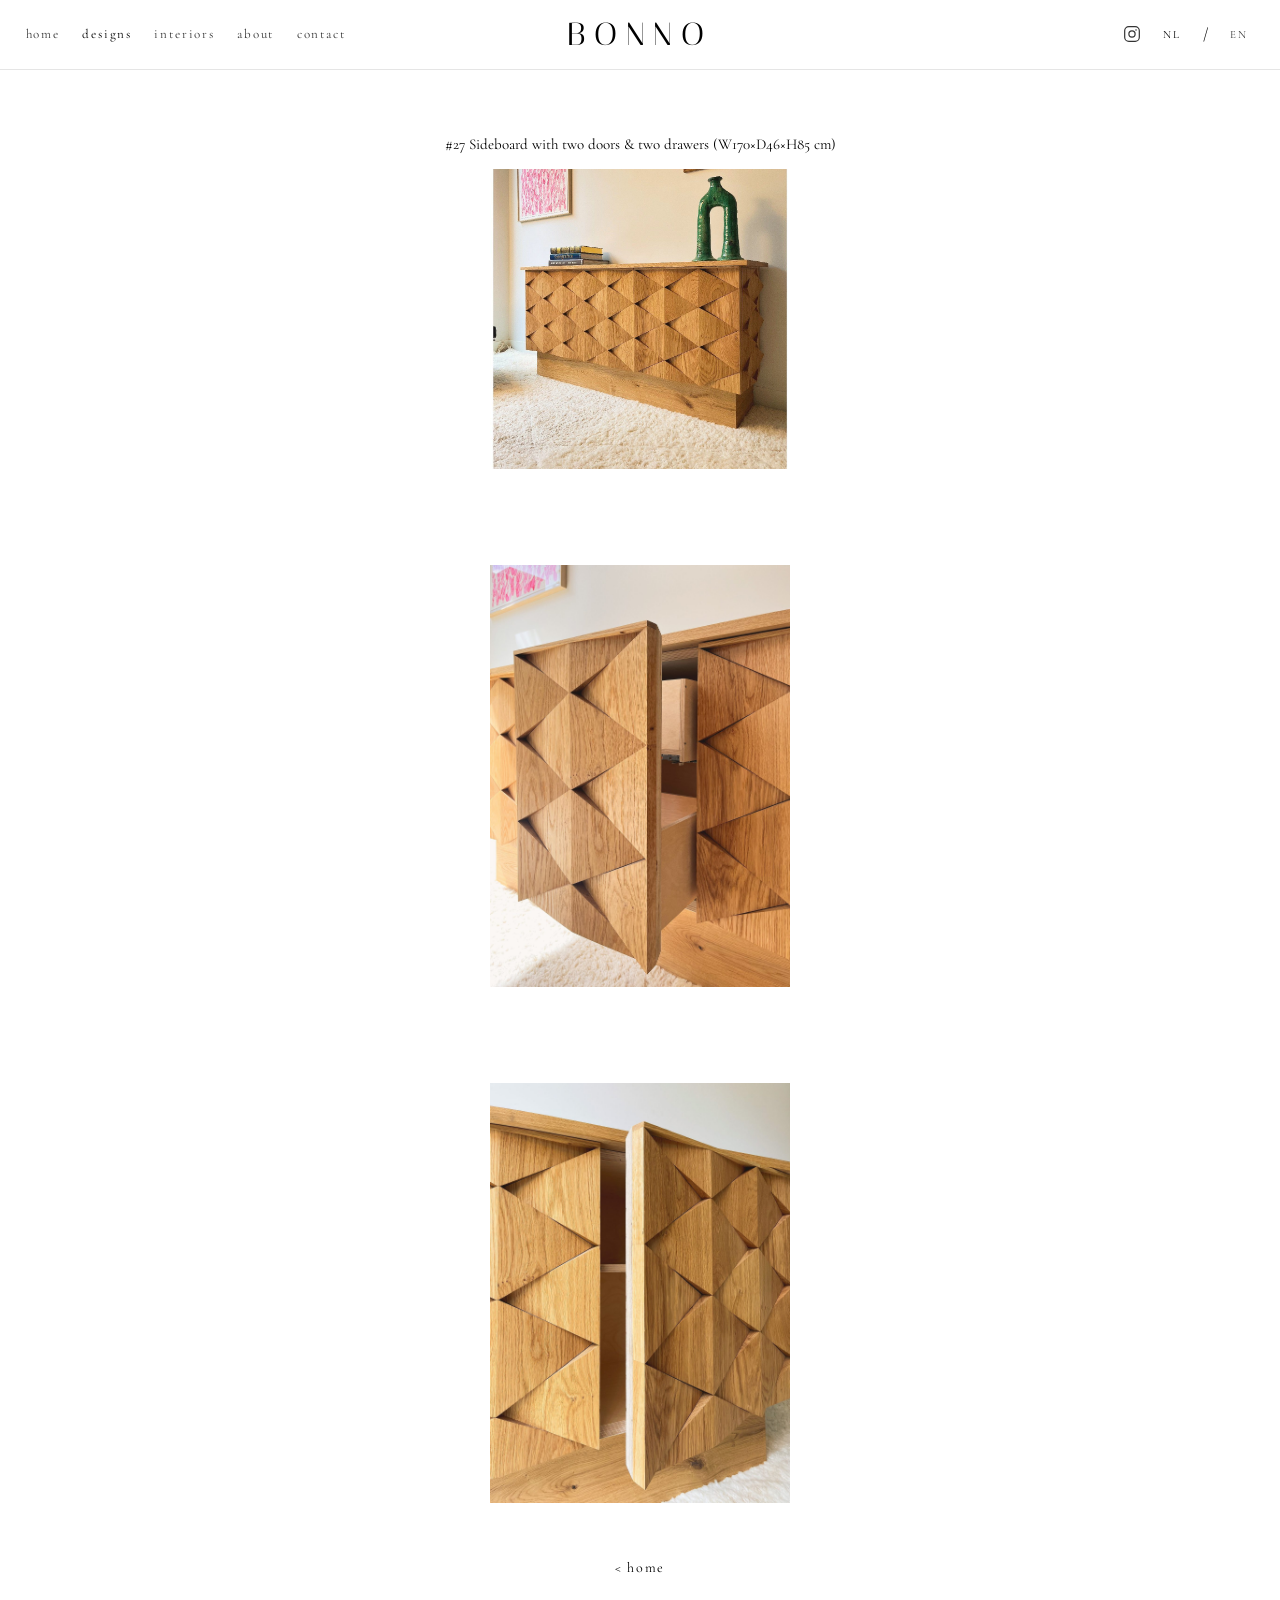
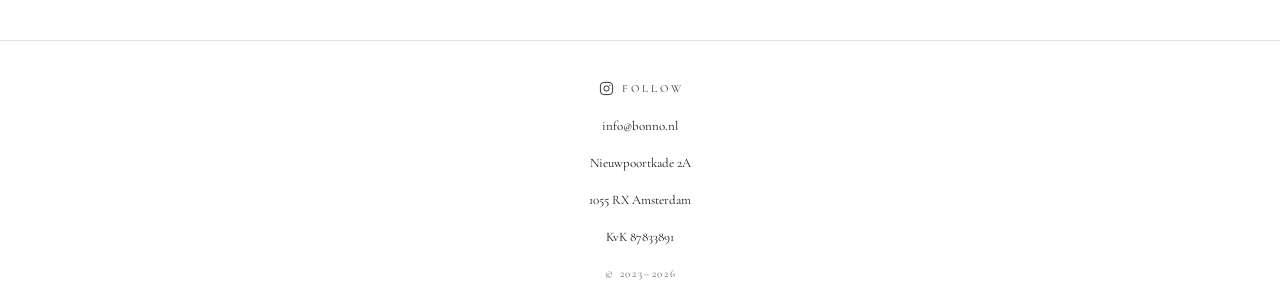
<file: gallery-featured.html>
<!doctype html>
<html lang="nl" data-lang="nl">
<head>
<meta charset="utf-8">
<meta name="viewport" content="width=device-width, initial-scale=1">
<title>Dressoir #27 met twee deuren en twee lades | BONNO</title>
<meta name="description" content="Dressoir #27 van BONNO met twee deuren en twee lades (B170 × D46 × H85 cm), op bestelling gemaakt in ons atelier in Amsterdam. Bekijk de foto's van dit meubel.">
<link rel="canonical" href="https://bonno.nl/gallery-featured.html">
<meta property="og:type" content="website">
<meta property="og:site_name" content="BONNO">
<meta property="og:title" content="Dressoir #27 met twee deuren en twee lades | BONNO">
<meta property="og:description" content="Dressoir #27 van BONNO met twee deuren en twee lades (B170 × D46 × H85 cm), op bestelling gemaakt in ons atelier in Amsterdam. Bekijk de foto's van dit meubel.">
<meta property="og:url" content="https://bonno.nl/gallery-featured.html">
<meta property="og:image" content="https://bonno.nl/og.jpg">
<meta property="og:image:width" content="1200">
<meta property="og:image:height" content="630">
<meta property="og:locale" content="nl_NL">
<meta property="og:locale:alternate" content="en_GB">
<meta name="twitter:card" content="summary_large_image">
<meta name="twitter:title" content="Dressoir #27 met twee deuren en twee lades | BONNO">
<meta name="twitter:description" content="Dressoir #27 van BONNO met twee deuren en twee lades (B170 × D46 × H85 cm), op bestelling gemaakt in ons atelier in Amsterdam. Bekijk de foto's van dit meubel.">
<meta name="twitter:image" content="https://bonno.nl/og.jpg">
<link rel="icon" href="favicon.svg">
<link rel="stylesheet" href="styles.css">
</head>
<body>
<header>
  <div class="bar">
    <nav class="desk" aria-label="Hoofdmenu">
      <a href="index.html">home</a>
      <a href="designs.html" class="here">designs</a>
      <a href="interiors.html">interiors</a>
      <a href="about.html">about</a>
      <a href="contact.html">contact</a>
    </nav>
    <a class="wordmark" href="index.html">BONNO</a>
    <div class="tools">
      <a class="ig" href="https://instagram.com/bonno.nl" target="_blank" rel="noreferrer" aria-label="Instagram"><svg viewBox="0 0 24 24" aria-hidden="true"><rect x="2.25" y="2.25" width="19.5" height="19.5" rx="5.5" fill="none" stroke="currentColor" stroke-width="1.6"/><circle cx="12" cy="12" r="4.15" fill="none" stroke="currentColor" stroke-width="1.6"/><circle cx="17.35" cy="6.65" r="1.05" fill="currentColor"/></svg></a>
      <button class="lang on" type="button" data-set="nl">NL</button>
      <span>/</span>
      <button class="lang" type="button" data-set="en">EN</button>
      <button class="burger" type="button" aria-label="Menu">☰</button>
    </div>
  </div>
  <nav class="drawer" id="drawer">
    <a href="index.html">home</a>
    <a href="designs.html">designs</a>
    <a href="interiors.html">interiors</a>
    <a href="about.html">about</a>
    <a href="contact.html">contact</a>
    <a href="https://instagram.com/bonno.nl" target="_blank" rel="noreferrer">Instagram</a>
    <div><button type="button" data-set="nl">NL</button> / <button type="button" data-set="en">EN</button></div>
  </nav>
</header>
<main><div class="wrap" style="max-width:48rem">
<p class="cap">#27 Sideboard with two doors & two drawers (W170×D46×H85 cm)</p>
<div class="stack">
<figure class="shot p" style="aspect-ratio:1080/1080"><img src="images/gallery-sideboard-a.jpg" alt="#27 Sideboard with two doors &amp; two drawers (W170xD46xH85 cm)"></figure>
<figure class="shot p" style="aspect-ratio:1282/1800"><img src="images/gallery-sideboard-b.jpg" alt="#27 Sideboard with two doors &amp; two drawers (W170xD46xH85 cm)"></figure>
<figure class="shot p" style="aspect-ratio:1284/1800"><img src="images/gallery-sideboard-c.jpg" alt="#27 Sideboard with two doors &amp; two drawers (W170xD46xH85 cm)"></figure>
</div>
<a class="back" href="index.html">< home</a>
</div></main>
<footer>
  <a class="follow" href="https://instagram.com/bonno.nl" target="_blank" rel="noreferrer"><svg viewBox="0 0 24 24" aria-hidden="true"><rect x="2.25" y="2.25" width="19.5" height="19.5" rx="5.5" fill="none" stroke="currentColor" stroke-width="1.6"/><circle cx="12" cy="12" r="4.15" fill="none" stroke="currentColor" stroke-width="1.6"/><circle cx="17.35" cy="6.65" r="1.05" fill="currentColor"/></svg><span>Follow</span></a>
  <a class="mail" href="mailto:info@bonno.nl">info@bonno.nl</a>
  <p>Nieuwpoortkade 2A</p>
  <p>1055 RX Amsterdam</p>
  <p>KvK 87833891</p>
  <p class="copyr">© 2023–2026</p>
</footer>
<script>
  const root = document.documentElement;
  const saved = localStorage.getItem("bonno-lang");
  if (saved === "en" || saved === "nl") root.dataset.lang = saved;
  function setLang(lang) {
    root.dataset.lang = lang;
    localStorage.setItem("bonno-lang", lang);
    document.querySelectorAll(".lang").forEach((b) => b.classList.toggle("on", b.dataset.set === lang));
  }
  document.querySelectorAll("[data-set]").forEach((b) => b.addEventListener("click", () => setLang(b.dataset.set)));
  setLang(root.dataset.lang);
  const burger = document.querySelector(".burger");
  const drawer = document.getElementById("drawer");
  burger.addEventListener("click", () => drawer.classList.toggle("open"));
  const closeDrawer = () => drawer.classList.remove("open");
  window.addEventListener("scroll", closeDrawer, { passive: true });
  window.addEventListener("wheel", closeDrawer, { passive: true });
  window.addEventListener("touchmove", closeDrawer, { passive: true });
</script>
</body>
</html>
</file>
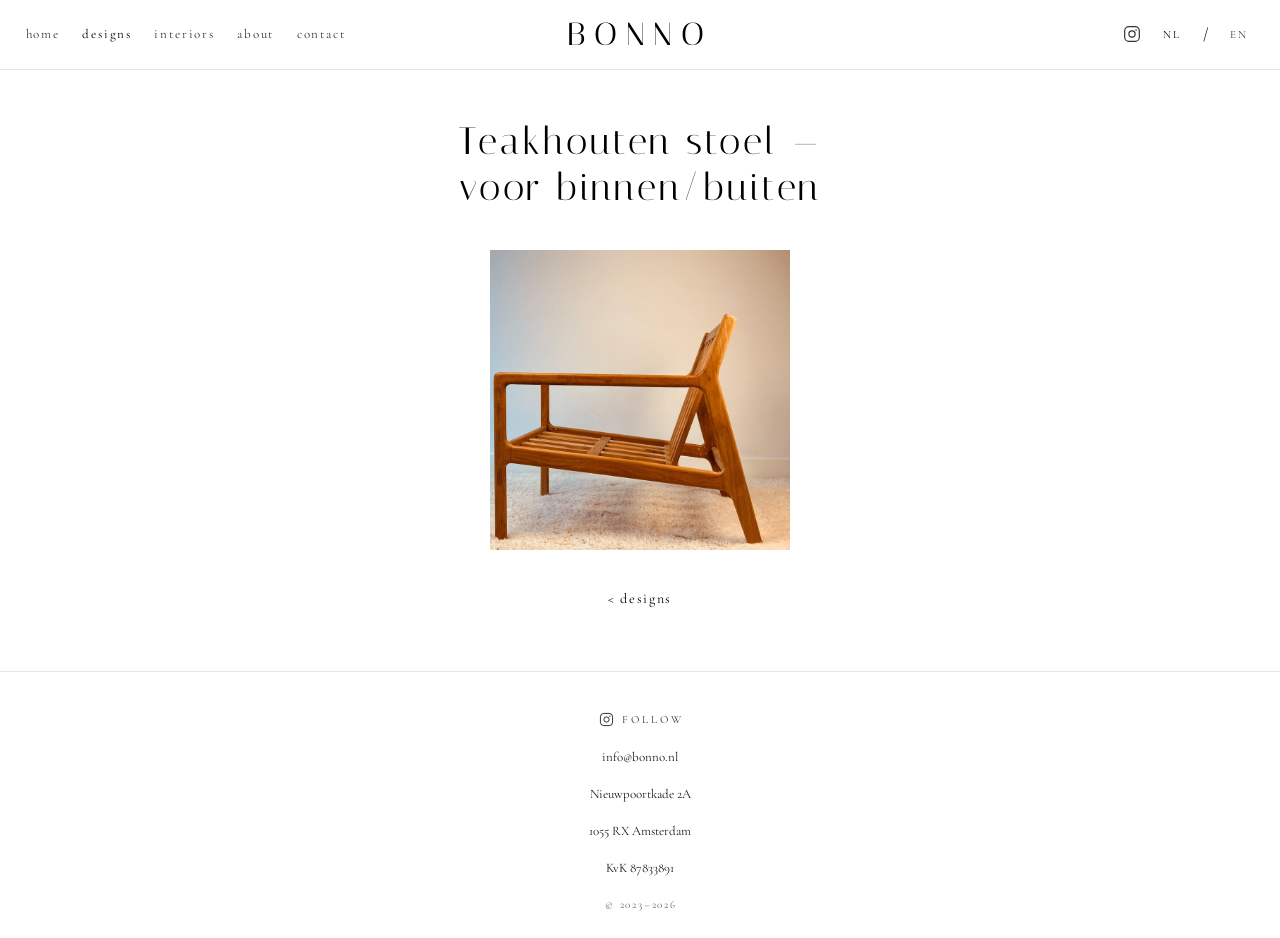
<file: gallery2.html>
<!doctype html>
<html lang="nl" data-lang="nl">
<head>
<meta charset="utf-8">
<meta name="viewport" content="width=device-width, initial-scale=1">
<title>Teakhouten stoel voor binnen en buiten | BONNO</title>
<meta name="description" content="Teakhouten stoel van BONNO, geschikt voor binnen en buiten. Ontworpen en op bestelling gemaakt in ons atelier in Amsterdam, net als al onze meubels op maat.">
<link rel="canonical" href="https://bonno.nl/gallery2.html">
<meta property="og:type" content="website">
<meta property="og:site_name" content="BONNO">
<meta property="og:title" content="Teakhouten stoel voor binnen en buiten | BONNO">
<meta property="og:description" content="Teakhouten stoel van BONNO, geschikt voor binnen en buiten. Ontworpen en op bestelling gemaakt in ons atelier in Amsterdam, net als al onze meubels op maat.">
<meta property="og:url" content="https://bonno.nl/gallery2.html">
<meta property="og:image" content="https://bonno.nl/og.jpg">
<meta property="og:image:width" content="1200">
<meta property="og:image:height" content="630">
<meta property="og:locale" content="nl_NL">
<meta property="og:locale:alternate" content="en_GB">
<meta name="twitter:card" content="summary_large_image">
<meta name="twitter:title" content="Teakhouten stoel voor binnen en buiten | BONNO">
<meta name="twitter:description" content="Teakhouten stoel van BONNO, geschikt voor binnen en buiten. Ontworpen en op bestelling gemaakt in ons atelier in Amsterdam, net als al onze meubels op maat.">
<meta name="twitter:image" content="https://bonno.nl/og.jpg">
<link rel="icon" href="favicon.svg">
<link rel="stylesheet" href="styles.css">
</head>
<body>
<header>
  <div class="bar">
    <nav class="desk" aria-label="Hoofdmenu">
      <a href="index.html">home</a>
      <a href="designs.html" class="here">designs</a>
      <a href="interiors.html">interiors</a>
      <a href="about.html">about</a>
      <a href="contact.html">contact</a>
    </nav>
    <a class="wordmark" href="index.html">BONNO</a>
    <div class="tools">
      <a class="ig" href="https://instagram.com/bonno.nl" target="_blank" rel="noreferrer" aria-label="Instagram"><svg viewBox="0 0 24 24" aria-hidden="true"><rect x="2.25" y="2.25" width="19.5" height="19.5" rx="5.5" fill="none" stroke="currentColor" stroke-width="1.6"/><circle cx="12" cy="12" r="4.15" fill="none" stroke="currentColor" stroke-width="1.6"/><circle cx="17.35" cy="6.65" r="1.05" fill="currentColor"/></svg></a>
      <button class="lang on" type="button" data-set="nl">NL</button>
      <span>/</span>
      <button class="lang" type="button" data-set="en">EN</button>
      <button class="burger" type="button" aria-label="Menu">☰</button>
    </div>
  </div>
  <nav class="drawer" id="drawer">
    <a href="index.html">home</a>
    <a href="designs.html">designs</a>
    <a href="interiors.html">interiors</a>
    <a href="about.html">about</a>
    <a href="contact.html">contact</a>
    <a href="https://instagram.com/bonno.nl" target="_blank" rel="noreferrer">Instagram</a>
    <div><button type="button" data-set="nl">NL</button> / <button type="button" data-set="en">EN</button></div>
  </nav>
</header>
<main><div class="wrap" style="max-width:40rem">
<h1><span class="nl">Teakhouten stoel — voor binnen/buiten</span><span class="en">Teak chair — in/outdoor</span></h1>
<figure class="shot p" style="aspect-ratio:1700/1700"><img src="images/design-teak-chair.jpg" alt="Teak houten stoel"></figure>
<a class="back" href="designs.html">< designs</a>
</div></main>
<footer>
  <a class="follow" href="https://instagram.com/bonno.nl" target="_blank" rel="noreferrer"><svg viewBox="0 0 24 24" aria-hidden="true"><rect x="2.25" y="2.25" width="19.5" height="19.5" rx="5.5" fill="none" stroke="currentColor" stroke-width="1.6"/><circle cx="12" cy="12" r="4.15" fill="none" stroke="currentColor" stroke-width="1.6"/><circle cx="17.35" cy="6.65" r="1.05" fill="currentColor"/></svg><span>Follow</span></a>
  <a class="mail" href="mailto:info@bonno.nl">info@bonno.nl</a>
  <p>Nieuwpoortkade 2A</p>
  <p>1055 RX Amsterdam</p>
  <p>KvK 87833891</p>
  <p class="copyr">© 2023–2026</p>
</footer>
<script>
  const root = document.documentElement;
  const saved = localStorage.getItem("bonno-lang");
  if (saved === "en" || saved === "nl") root.dataset.lang = saved;
  function setLang(lang) {
    root.dataset.lang = lang;
    localStorage.setItem("bonno-lang", lang);
    document.querySelectorAll(".lang").forEach((b) => b.classList.toggle("on", b.dataset.set === lang));
  }
  document.querySelectorAll("[data-set]").forEach((b) => b.addEventListener("click", () => setLang(b.dataset.set)));
  setLang(root.dataset.lang);
  const burger = document.querySelector(".burger");
  const drawer = document.getElementById("drawer");
  burger.addEventListener("click", () => drawer.classList.toggle("open"));
  const closeDrawer = () => drawer.classList.remove("open");
  window.addEventListener("scroll", closeDrawer, { passive: true });
  window.addEventListener("wheel", closeDrawer, { passive: true });
  window.addEventListener("touchmove", closeDrawer, { passive: true });
</script>
</body>
</html>
</file>
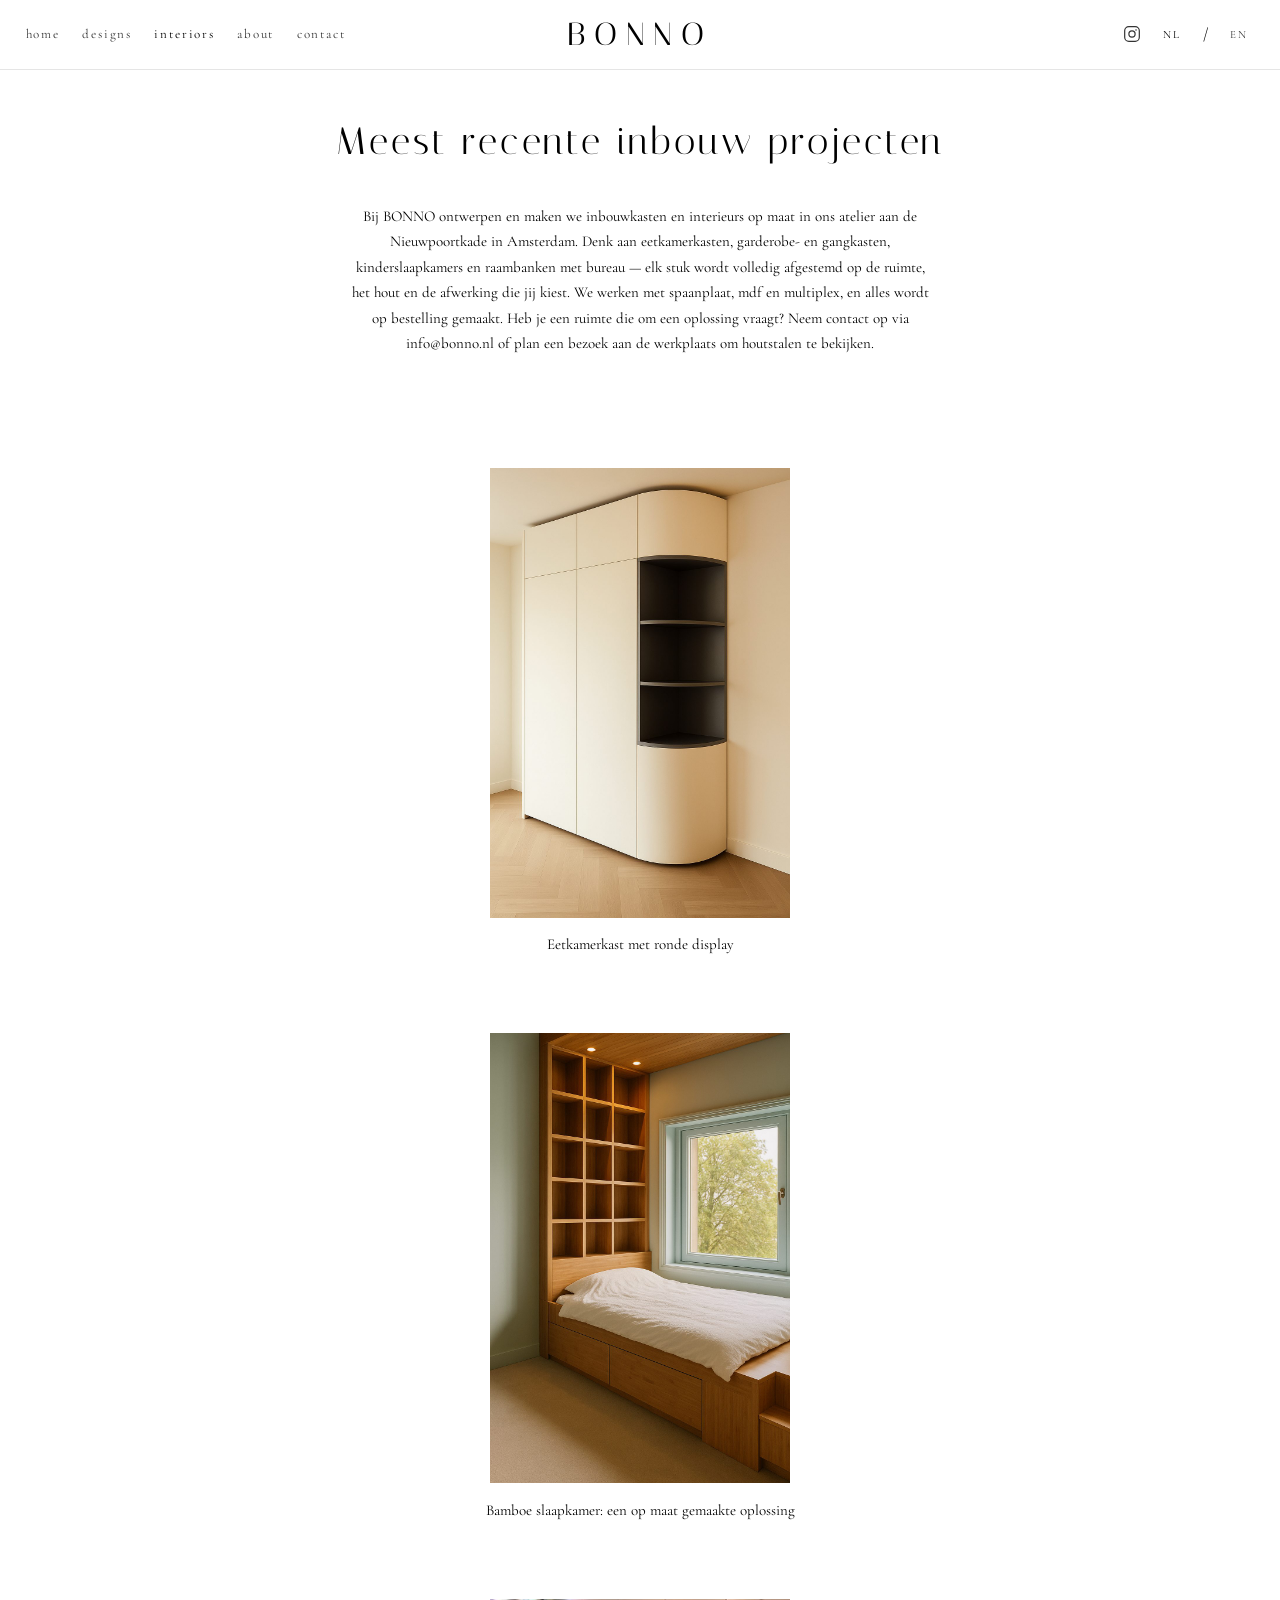
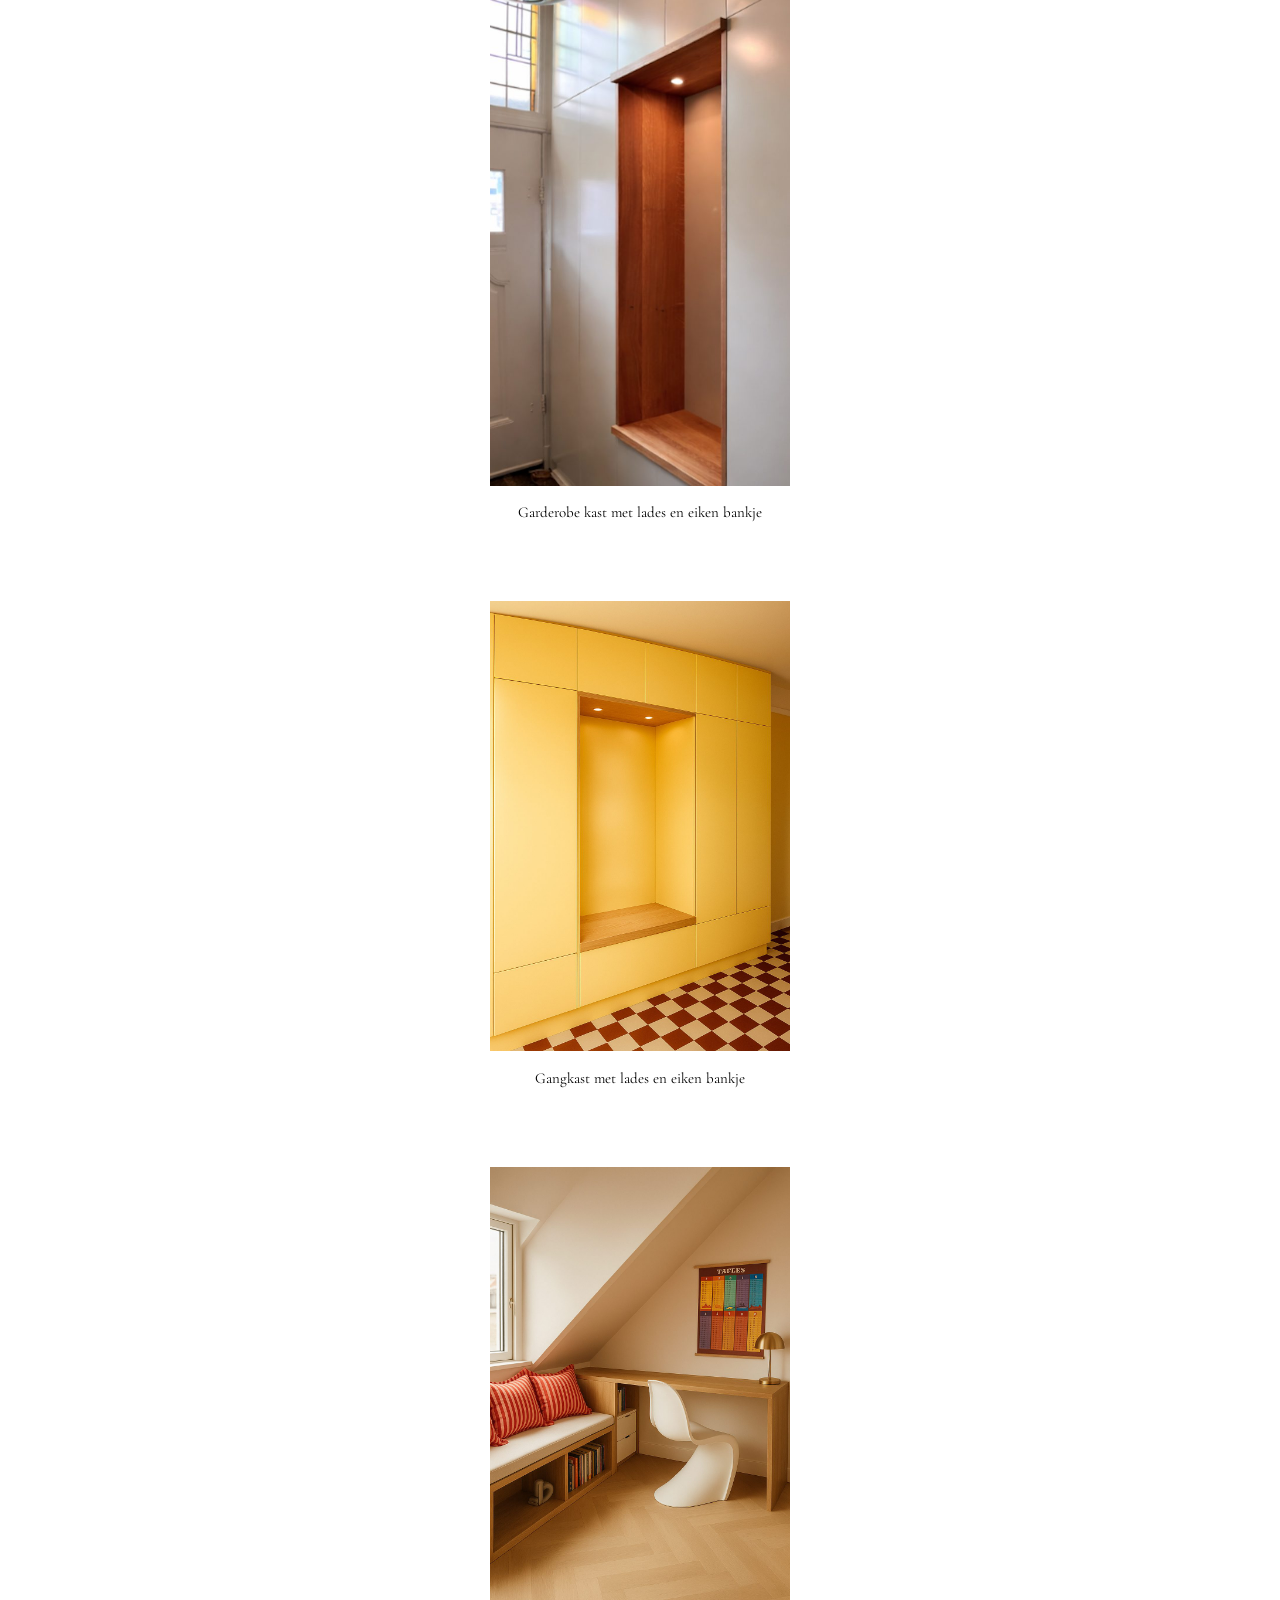
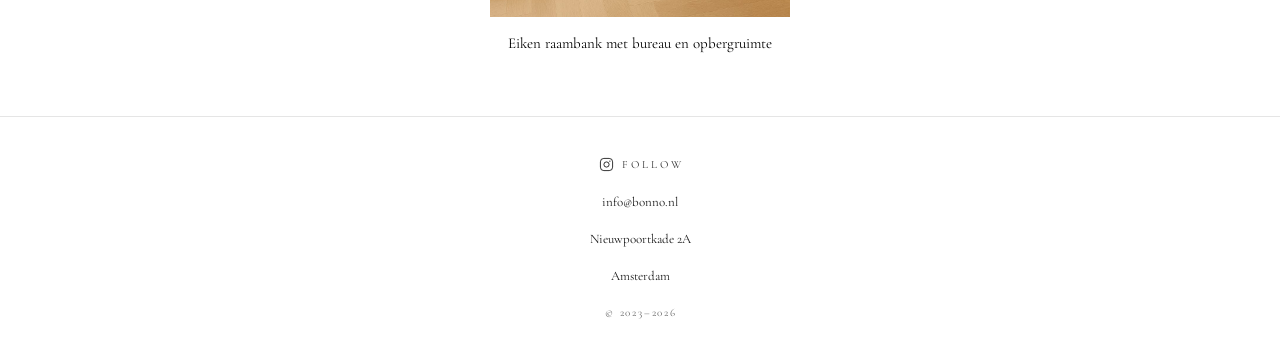
<file: interiors.html>
<!doctype html>
<html lang="nl" data-lang="nl">
<head>
<meta charset="utf-8">
<meta name="viewport" content="width=device-width, initial-scale=1">
<title>Inbouwkasten en interieurs op maat in Amsterdam | BONNO</title>
<meta name="description" content="Recente inbouwprojecten van BONNO: een eetkamerkast, bamboe kinderslaapkamer, garderobe- en gangkast en een eiken raambank met bureau, op maat gemaakt.">
<link rel="canonical" href="https://bonno.nl/interiors.html">
<meta property="og:type" content="website">
<meta property="og:site_name" content="BONNO">
<meta property="og:title" content="Inbouwkasten en interieurs op maat in Amsterdam | BONNO">
<meta property="og:description" content="Recente inbouwprojecten van BONNO: een eetkamerkast, bamboe kinderslaapkamer, garderobe- en gangkast en een eiken raambank met bureau, op maat gemaakt.">
<meta property="og:url" content="https://bonno.nl/interiors.html">
<meta property="og:image" content="https://bonno.nl/og.jpg">
<meta property="og:image:width" content="1200">
<meta property="og:image:height" content="630">
<meta property="og:locale" content="nl_NL">
<meta property="og:locale:alternate" content="en_GB">
<meta name="twitter:card" content="summary_large_image">
<meta name="twitter:title" content="Inbouwkasten en interieurs op maat in Amsterdam | BONNO">
<meta name="twitter:description" content="Recente inbouwprojecten van BONNO: een eetkamerkast, bamboe kinderslaapkamer, garderobe- en gangkast en een eiken raambank met bureau, op maat gemaakt.">
<meta name="twitter:image" content="https://bonno.nl/og.jpg">
<link rel="icon" href="favicon.svg">
<link rel="stylesheet" href="styles.css">
</head>
<body>
<header>
  <div class="bar">
    <nav class="desk" aria-label="Hoofdmenu">
      <a href="index.html">home</a>
      <a href="designs.html">designs</a>
      <a href="interiors.html" class="here">interiors</a>
      <a href="about.html">about</a>
      <a href="contact.html">contact</a>
    </nav>
    <a class="wordmark" href="index.html">BONNO</a>
    <div class="tools">
      <a class="ig" href="https://instagram.com/bonno.nl" target="_blank" rel="noreferrer" aria-label="Instagram"><svg viewBox="0 0 24 24" aria-hidden="true"><rect x="2.25" y="2.25" width="19.5" height="19.5" rx="5.5" fill="none" stroke="currentColor" stroke-width="1.6"/><circle cx="12" cy="12" r="4.15" fill="none" stroke="currentColor" stroke-width="1.6"/><circle cx="17.35" cy="6.65" r="1.05" fill="currentColor"/></svg></a>
      <button class="lang on" type="button" data-set="nl">NL</button>
      <span>/</span>
      <button class="lang" type="button" data-set="en">EN</button>
      <button class="burger" type="button" aria-label="Menu">☰</button>
    </div>
  </div>
  <nav class="drawer" id="drawer">
    <a href="index.html">home</a>
    <a href="designs.html">designs</a>
    <a href="interiors.html">interiors</a>
    <a href="about.html">about</a>
    <a href="contact.html">contact</a>
    <a href="https://instagram.com/bonno.nl" target="_blank" rel="noreferrer">Instagram</a>
    <div><button type="button" data-set="nl">NL</button> / <button type="button" data-set="en">EN</button></div>
  </nav>
</header>
<main><div class="wrap"><h1><span class="nl">Meest recente inbouw projecten</span><span class="en">Most recent custom interior projects</span></h1>
<section class="narrow" style="padding-top:0">
  <p class="lead"><span class="nl">Bij BONNO ontwerpen en maken we inbouwkasten en interieurs op maat in ons atelier aan de Nieuwpoortkade in Amsterdam. Denk aan eetkamerkasten, garderobe- en gangkasten, kinderslaapkamers en raambanken met bureau — elk stuk wordt volledig afgestemd op de ruimte, het hout en de afwerking die jij kiest. We werken met spaanplaat, mdf en multiplex, en alles wordt op bestelling gemaakt. Heb je een ruimte die om een oplossing vraagt? Neem contact op via info@bonno.nl of plan een bezoek aan de werkplaats om houtstalen te bekijken.</span><span class="en">At BONNO we design and build custom built-ins and interiors in our Amsterdam workshop on Nieuwpoortkade. Think dining room cupboards, wardrobes and hallway cabinets, children's bedrooms and window benches with desks — each piece tailored to the space, the wood and the finish you choose. We work with chipboard, MDF and plywood, and everything is made to order. Have a space that needs a solution? Get in touch at info@bonno.nl or book a visit to the workshop to see timber samples.</span></p>
</section>
<div class="stack">
  <article><figure class="shot p" style="aspect-ratio:1024/1536"><img src="images/interior-dining-cupboard.jpg" alt="Kast met deuren en open kwart ronde planken in twee kleuren gespoten."></figure><p class="cap"><span class="nl">Eetkamerkast met ronde display</span><span class="en">Dining room cupboard with round display</span></p></article>
  <article><figure class="shot p" style="aspect-ratio:1024/1536"><img src="images/interior-bamboo-bedroom.jpg" alt="Kinder slaapkamer van bamboe, een custom bed met laden en boekenkast aan hoofd en voeten eind, spotjes in bamboe plafond"></figure><p class="cap"><span class="nl">Bamboe slaapkamer: een op maat gemaakte oplossing</span><span class="en">Bamboo bedroom build-around</span></p></article>
  <article><figure class="shot p" style="aspect-ratio:598/970"><img src="images/interior-wardrobe.jpg" alt="Garderobe kast met houten nis met verlichting."></figure><p class="cap"><span class="nl">Garderobe kast met lades en eiken bankje</span><span class="en">Wardrobe with drawers and oak bench</span></p></article>
  <article><figure class="shot p" style="aspect-ratio:1024/1536"><img src="images/interior-hallway.jpg" alt="Garderobe kast met houten nis met verlichting."></figure><p class="cap"><span class="nl">Gangkast met lades en eiken bankje</span><span class="en">Hallway cabinet with drawers and oak bench</span></p></article>
  <article><figure class="shot p" style="aspect-ratio:1024/1536"><img src="images/interior-window-bench.jpg" alt="Slaapkamer met een houten bureau, inbouwkasten en eiken bankje."></figure><p class="cap"><span class="nl">Eiken raambank met bureau en opbergruimte</span><span class="en">Oak window bench with desk and storage</span></p></article>
</div></div></main>
<footer>
  <a class="follow" href="https://instagram.com/bonno.nl" target="_blank" rel="noreferrer"><svg viewBox="0 0 24 24" aria-hidden="true"><rect x="2.25" y="2.25" width="19.5" height="19.5" rx="5.5" fill="none" stroke="currentColor" stroke-width="1.6"/><circle cx="12" cy="12" r="4.15" fill="none" stroke="currentColor" stroke-width="1.6"/><circle cx="17.35" cy="6.65" r="1.05" fill="currentColor"/></svg><span>Follow</span></a>
  <a class="mail" href="mailto:info@bonno.nl">info@bonno.nl</a>
  <p>Nieuwpoortkade 2A</p>
  <p>Amsterdam</p>
  <p class="copyr">© 2023–2026</p>
</footer>
<script>
  const root = document.documentElement;
  const saved = localStorage.getItem("bonno-lang");
  if (saved === "en" || saved === "nl") root.dataset.lang = saved;
  function setLang(lang) {
    root.dataset.lang = lang;
    localStorage.setItem("bonno-lang", lang);
    document.querySelectorAll(".lang").forEach((b) => b.classList.toggle("on", b.dataset.set === lang));
  }
  document.querySelectorAll("[data-set]").forEach((b) => b.addEventListener("click", () => setLang(b.dataset.set)));
  setLang(root.dataset.lang);
  const burger = document.querySelector(".burger");
  const drawer = document.getElementById("drawer");
  burger.addEventListener("click", () => drawer.classList.toggle("open"));
  const closeDrawer = () => drawer.classList.remove("open");
  window.addEventListener("scroll", closeDrawer, { passive: true });
  window.addEventListener("wheel", closeDrawer, { passive: true });
  window.addEventListener("touchmove", closeDrawer, { passive: true });
</script>
</body>
</html>
</file>
<file: styles.css>
@import url("https://fonts.googleapis.com/css2?family=Cormorant+Garamond:ital,wght@0,400;0,500;0,600;1,400&family=Italiana&display=swap");

:root {
  --paper: #fff;
  --paper-2: #f2f2f2;
  --ink: #000;
  --soft: #1a1a1a;
  --muted: #666;
  --line: #e5e5e5;
  --display: "Italiana", "Times New Roman", serif;
  --sans: "Cormorant Garamond", "Times New Roman", serif;
  --page: min(1800px, 100%);
  --pad: clamp(1.25rem, 2vw, 2.75rem);
}

* { box-sizing: border-box; }
html { -webkit-font-smoothing: antialiased; }
body {
  margin: 0;
  min-height: 100dvh;
  background: var(--paper);
  color: var(--ink);
  font-family: var(--sans);
  display: flex;
  flex-direction: column;
}
a { color: inherit; text-decoration: none; }
button { font: inherit; background: none; border: 0; color: inherit; cursor: pointer; }
img { max-width: 100%; display: block; }
h1, h2 { font-family: var(--display); font-weight: 400; text-wrap: balance; }
p { text-wrap: pretty; }
html[data-lang="nl"] .en { display: none; }
html[data-lang="en"] .nl { display: none; }

header {
  position: sticky;
  top: 0;
  z-index: 20;
  border-bottom: 1px solid var(--line);
  background: rgb(255 255 255 / 0.95);
  backdrop-filter: blur(6px);
}
.bar {
  max-width: var(--page);
  margin: 0 auto;
  display: grid;
  grid-template-columns: 1fr auto 1fr;
  align-items: center;
  padding: 1.15rem var(--pad);
}
nav.desk { display: flex; gap: 1.4rem; }
nav.desk a, .tools a, .lang {
  font-size: 13px;
  letter-spacing: 0.14em;
  color: rgb(0 0 0 / 0.8);
}
nav.desk a.here, nav.desk a:hover { color: #000; }
.wordmark {
  font-family: var(--display);
  font-size: 32px;
  letter-spacing: 0.28em;
  line-height: 1;
}
.tools { display: flex; justify-content: flex-end; align-items: center; gap: 1rem; }
.ig { display: inline-flex; color: #000; line-height: 0; }
.ig svg { width: 18px; height: 18px; }
.ig:hover { opacity: 0.6; }
.lang { letter-spacing: 0.2em; text-transform: uppercase; font-size: 11px; }
.lang.on { color: #000; }
.burger { display: none; width: 44px; height: 44px; }
.drawer {
  display: none;
  flex-direction: column;
  align-items: center;
  gap: 1.4rem;
  padding: 2rem 1.5rem 2.5rem;
}
.drawer a { letter-spacing: 0.22em; text-transform: uppercase; font-size: 14px; }

main { flex: 1; padding-top: 0.5rem; }
.wrap { max-width: 64rem; margin: 0 auto; padding: 2.5rem var(--pad) 4rem; }
.narrow { max-width: 40rem; margin: 0 auto; text-align: center; padding: 3.5rem var(--pad) 5rem; }
.lead, .copy { font-size: 15px; line-height: 1.7; }
.copy { color: var(--soft); }
h1 { text-align: center; font-size: clamp(1.8rem, 3vw, 2.4rem); letter-spacing: 0.08em; margin: 0 0 2.5rem; }
h2.sec {
  font-family: var(--sans);
  font-size: 14px;
  font-weight: 500;
  letter-spacing: 0.18em;
  text-transform: uppercase;
  text-align: center;
  margin: 0 0 1.4rem;
}
.step { margin: 0 0 2.4rem; }
.step h3 { font-family: var(--sans); font-size: 15px; font-weight: 600; margin: 0 0 0.6rem; }
.shot.p { width: min(70vw, 300px); margin-inline: auto; }
.shot.w { width: 100%; max-width: 640px; margin-inline: auto; }
.wrap.hero { padding-left: 0; padding-right: 0; max-width: none; border-bottom: 1px solid var(--line); }
.wrap.hero .shot.w { max-width: none; width: 100%; }
.shot img { width: 100%; height: 100%; object-fit: cover; }
.shot figcaption {
  position: absolute; left: 0; right: 0; bottom: 0;
  display: flex; justify-content: space-between; gap: 0.6rem;
  padding: 0.7rem 0.75rem;
  background: linear-gradient(transparent, rgb(0 0 0 / 0.7));
  color: #fff; font-size: 10px; letter-spacing: 0.16em; text-transform: uppercase;
}
.grid2 { display: grid; grid-template-columns: 1fr 1fr; gap: 1rem; }
.grid3 { display: grid; grid-template-columns: 1fr 1fr 1fr; gap: 2rem; }
.stack { display: flex; flex-direction: column; gap: 4rem; }
.cap { text-align: center; margin: 1.1rem 0 0; font-size: 15px; }
.mini { text-align: center; margin: 0.7rem 0 0.8rem; font-size: 12px; letter-spacing: 0.16em; text-transform: uppercase; color: var(--muted); }
.about { display: grid; grid-template-columns: 1fr 1fr; gap: 4rem; align-items: center; }
.about h1 { text-align: left; }
.mail { text-decoration: none; }
.form { margin: 2.5rem auto 0; max-width: 28rem; text-align: left; display: flex; flex-direction: column; gap: 1.15rem; }
.form label { display: block; font-size: 11px; letter-spacing: 0.18em; text-transform: uppercase; color: var(--muted); }
.form input, .form textarea {
  display: block; width: 100%; margin-top: 0.45rem;
  border: 1px solid var(--line); background: var(--paper); color: var(--ink);
  font: inherit; font-size: 15px; letter-spacing: 0; text-transform: none;
  padding: 0.75rem 0.8rem; outline: none;
}
.form textarea { resize: vertical; min-height: 8rem; }
.form input:focus, .form textarea:focus { border-color: var(--ink); }
.form button[type="submit"] {
  border: 0; background: var(--ink); color: var(--paper);
  font-size: 12px; letter-spacing: 0.2em; text-transform: uppercase;
  padding: 0.85rem 1rem; cursor: pointer;
}
.form button[type="submit"]:disabled { opacity: 0.5; cursor: default; }
.form .note { text-align: center; font-size: 14px; letter-spacing: 0; text-transform: none; color: var(--ink); margin: 0; }
.narrow.steps { padding-top: 0; padding-bottom: 1.5rem; }
footer {
  border-top: 1px solid var(--line);
  display: flex;
  flex-direction: column;
  align-items: center;
  gap: 1.5rem;
  padding: 2.5rem var(--pad) 1.75rem;
  font-size: 13px;
  line-height: 1;
  color: var(--soft);
  text-align: center;
}
footer p { margin: 0; }
footer .follow {
  display: inline-flex;
  align-items: center;
  gap: 0.5rem;
  letter-spacing: 0.28em;
  text-transform: uppercase;
  font-size: 11px;
  color: rgb(0 0 0 / 0.8);
}
footer .follow svg { width: 15px; height: 15px; display: block; flex: none; }
footer .follow span { margin-right: -0.28em; }
footer .copyr { color: var(--muted); font-size: 11px; letter-spacing: 0.16em; margin-right: -0.16em; }
.back { display: block; text-align: center; margin-top: 2.5rem; font-size: 14px; letter-spacing: 0.12em; text-decoration: none; }
.cards { display: grid; grid-template-columns: repeat(3, 1fr); gap: 1.5rem; list-style: none; padding: 0; margin: 2rem 0 0; }
.cards li { border: 1px solid var(--line); padding: 0.75rem; }
.cards p { margin: 0.4rem 0 0; font-size: 12px; }

@media (max-width: 900px) {
  nav.desk a, .tools .ig, .tools .lang, .tools > span { display: none; }
  .burger { display: inline-flex; align-items: center; justify-content: center; justify-self: end; }
  .bar { grid-template-columns: 1fr auto 1fr; }
  .wordmark { font-size: 28px; }
  .drawer.open { display: flex; }
  .grid2, .grid3, .about, .cards { grid-template-columns: 1fr; }
  .about h1 { text-align: center; }
}
.mailbtn { margin: 2.5rem auto 0; text-align: center; }
.mailbtn .btn { display: inline-block; background: var(--ink); color: var(--paper); font-size: 12px; letter-spacing: 0.2em; text-transform: uppercase; padding: 0.85rem 2.5rem; text-decoration: none; }
</file>
